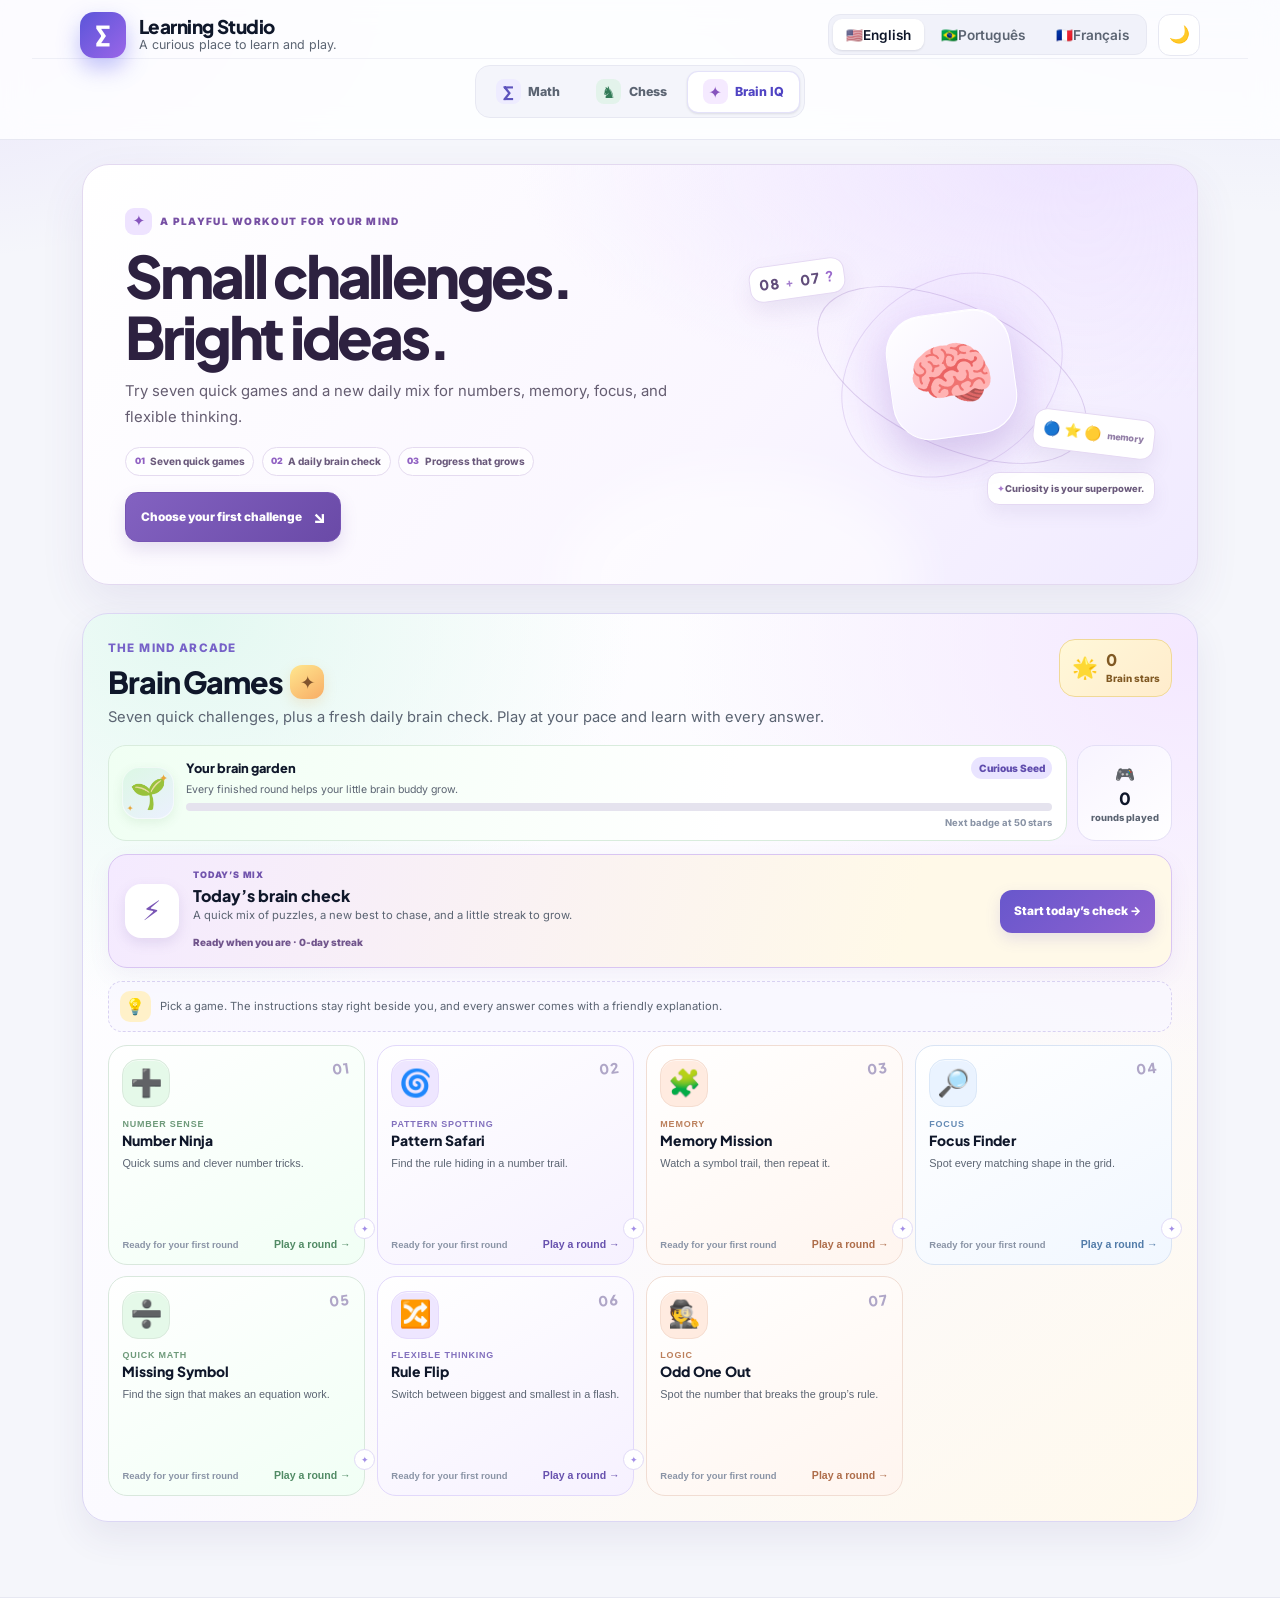
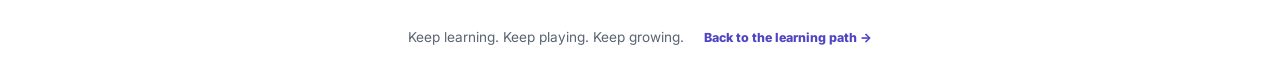
<file: brain.html>
<!DOCTYPE html>
<html lang="en">
<head>
  <meta charset="UTF-8" />
  <meta name="viewport" content="width=device-width, initial-scale=1.0" />
  <meta name="description" content="Play short brain-training games for number sense, patterns, memory, and focus. Friendly explanations with optional audio." />
  <meta name="theme-color" content="#4f46e5" />
  <title>Brain IQ Games — Learning Studio</title>
  <link rel="icon" href="data:image/svg+xml,<svg xmlns='http://www.w3.org/2000/svg' viewBox='0 0 100 100'><text y='.9em' font-size='90'>🧠</text></svg>" />
  <link rel="preconnect" href="https://fonts.googleapis.com" />
  <link rel="preconnect" href="https://fonts.gstatic.com" crossorigin />
  <link href="https://fonts.googleapis.com/css2?family=Inter:wght@400;500;600;700&family=Plus+Jakarta+Sans:wght@600;700;800&display=swap" rel="stylesheet" />
  <link rel="stylesheet" href="styles.css" />
</head>
<body data-page="brain">
  <header class="app-header suite-header">
    <div class="header-inner">
      <a class="brand brand-link" href="index.html" aria-label="Learning Studio home">
        <span class="logo" aria-hidden="true">∑</span>
        <span class="brand-text"><strong data-shell-copy="brandName">Learning Studio</strong><span class="tagline" data-shell-copy="tagline">A curious place to learn and play.</span></span>
      </a>
      <div class="header-actions">
        <div class="lang-switcher" role="group" aria-label="Language" data-shell-copy-aria="languageLabel">
          <button class="lang-btn" data-lang="en" type="button" aria-label="English"><span aria-hidden="true">🇺🇸</span><span class="lang-name">English</span></button>
          <button class="lang-btn" data-lang="pt" type="button" aria-label="Português"><span aria-hidden="true">🇧🇷</span><span class="lang-name">Português</span></button>
          <button class="lang-btn" data-lang="fr" type="button" aria-label="Français"><span aria-hidden="true">🇫🇷</span><span class="lang-name">Français</span></button>
        </div>
        <button class="theme-toggle" id="themeToggle" type="button" aria-label="Toggle dark mode" title="Toggle dark mode" data-shell-copy-aria="toggleTheme" data-shell-copy-title="toggleTheme"><span class="theme-icon-moon">🌙</span><span class="theme-icon-sun">☀️</span></button>
      </div>
    </div>
    <nav class="learning-nav" aria-label="Learning areas" data-shell-copy-aria="learningAreasLabel">
      <div class="learning-nav-inner">
        <a class="learning-nav-link" href="index.html"><span class="learning-nav-icon" aria-hidden="true">∑</span><span data-shell-copy="navMath">Math</span></a>
        <a class="learning-nav-link" href="chess.html"><span class="learning-nav-icon chess" aria-hidden="true">♞</span><span data-shell-copy="navChess">Chess</span></a>
        <a class="learning-nav-link is-active" href="brain.html" aria-current="page"><span class="learning-nav-icon brain" aria-hidden="true">✦</span><span data-shell-copy="navBrain">Brain IQ</span></a>
      </div>
    </nav>
  </header>

  <main class="container experience-page brain-experience-page">
    <section class="experience-hero brain-experience-hero" aria-labelledby="pageTitle">
      <div class="experience-hero-copy">
        <p class="experience-kicker"><span>✦</span><span data-shell-copy="brainKicker">A PLAYFUL WORKOUT FOR YOUR MIND</span></p>
        <h1 id="pageTitle" data-shell-copy="brainHeroTitle">Small challenges. Bright ideas.</h1>
        <p class="experience-subtitle" data-shell-copy="brainHeroSubtitle">Try seven quick games and a new daily mix for numbers, memory, focus, and flexible thinking.</p>
        <div class="experience-highlights"><span><i>01</i><span data-shell-copy="brainHighlightOne">Seven quick games</span></span><span><i>02</i><span data-shell-copy="brainHighlightTwo">A daily brain check</span></span><span><i>03</i><span data-shell-copy="brainHighlightThree">Progress that grows</span></span></div>
        <a class="experience-cta" href="#brainGames"><span data-shell-copy="brainCta">Choose your first challenge</span><span aria-hidden="true">↘</span></a>
      </div>
      <div class="experience-art brain-experience-art" aria-hidden="true">
        <div class="brain-art-glow"></div>
        <div class="brain-art-orbit orbit-one"></div><div class="brain-art-orbit orbit-two"></div>
        <div class="brain-art-core">🧠</div>
        <div class="brain-art-card brain-card-number"><span>08</span><i>+</i><span>07</span><b>?</b></div>
        <div class="brain-art-card brain-card-memory"><span>🔵</span><span>⭐</span><span>🟡</span><i>memory</i></div>
        <div class="brain-art-note"><span>✦</span><span data-shell-copy="brainArtNote">Curiosity is your superpower.</span></div>
      </div>
    </section>

    <section class="brain-games-hub page-game-section" id="brainGames" aria-label="Brain IQ games">
      <div id="brainGamesApp" class="brain-games-app"></div>
    </section>
  </main>

  <footer class="app-footer suite-footer"><p data-shell-copy="footer">Keep learning. Keep playing. Keep growing.</p><a href="index.html" data-shell-copy="footerMathLink">Back to the learning path →</a></footer>
  <script src="site-shell.js"></script>
  <script src="brain-games.js"></script>
</body>
</html>
</file>
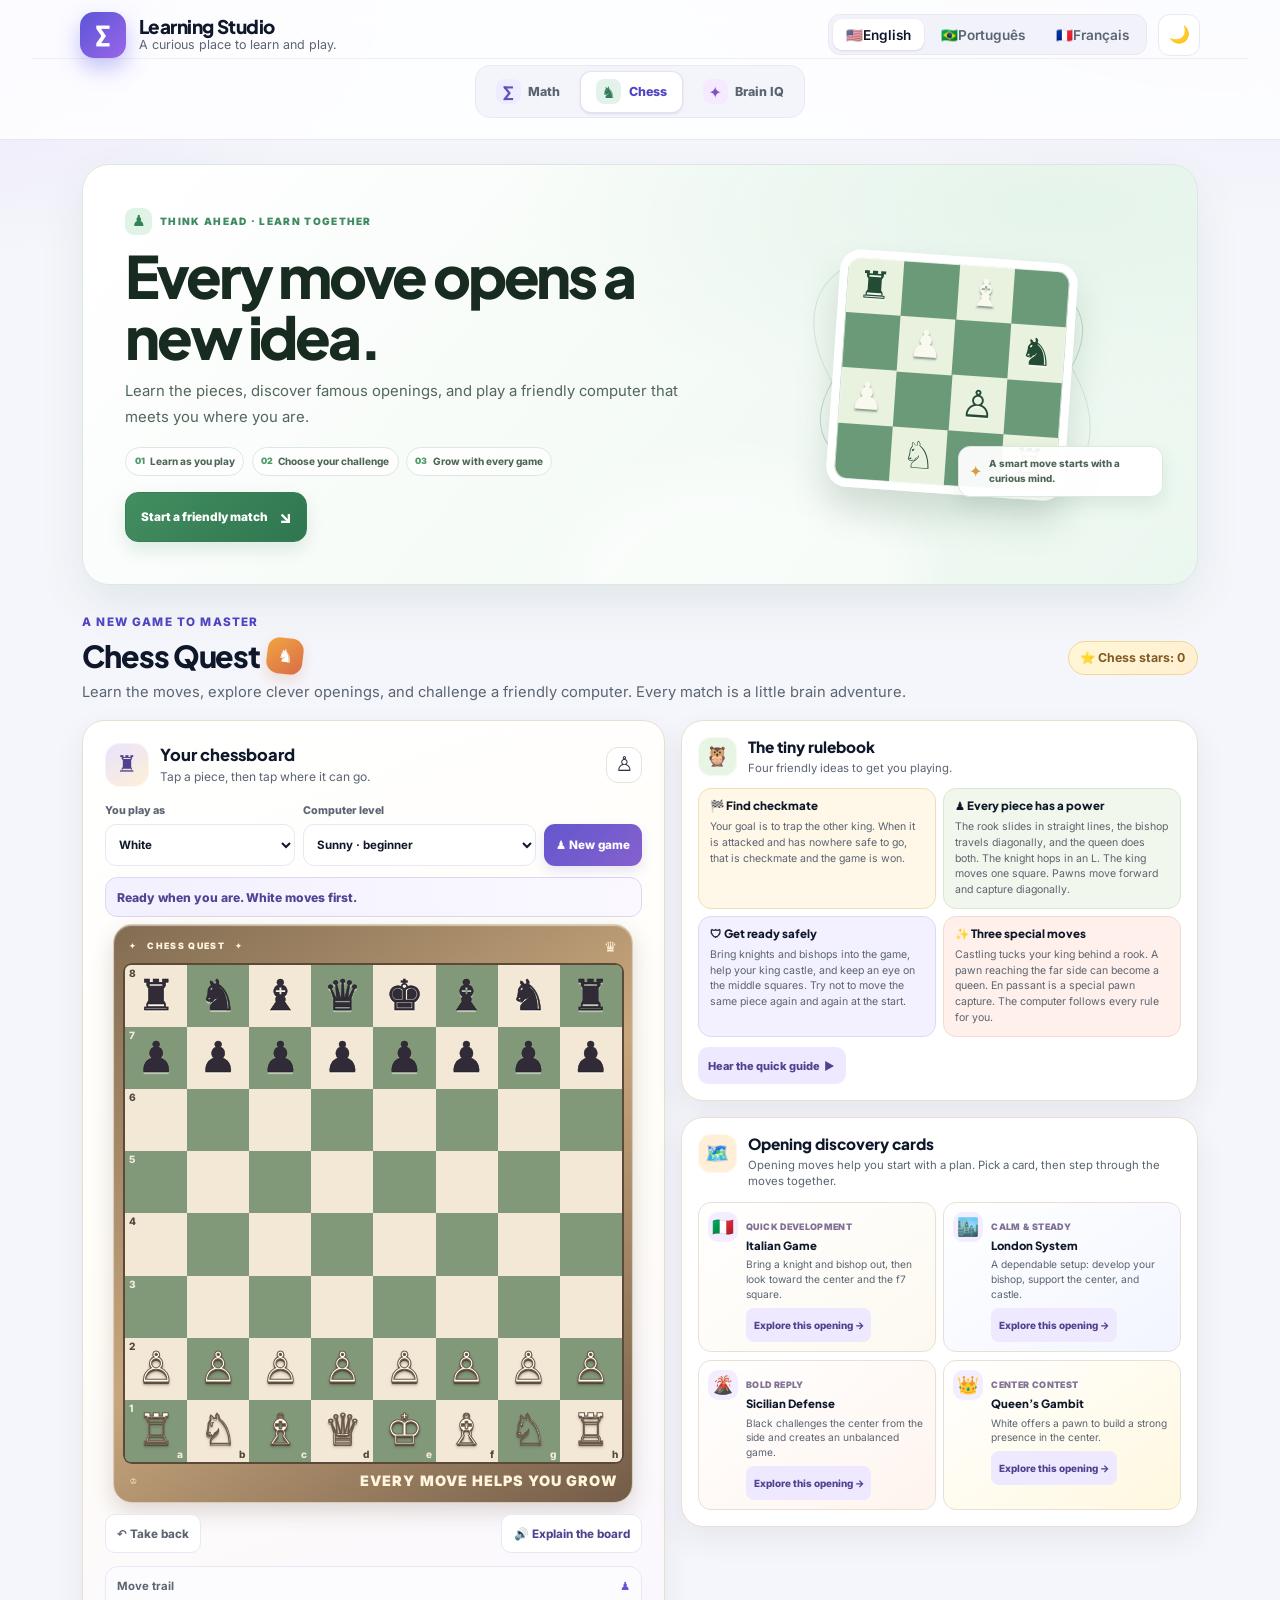
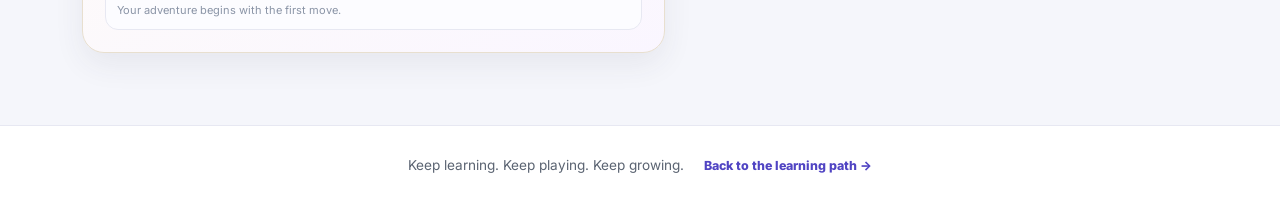
<file: chess.html>
<!DOCTYPE html>
<html lang="en">
<head>
  <meta charset="UTF-8" />
  <meta name="viewport" content="width=device-width, initial-scale=1.0" />
  <meta name="description" content="Learn chess with simple guides, opening ideas, and friendly computer games for every level." />
  <meta name="theme-color" content="#4f46e5" />
  <title>Chess Quest — Learning Studio</title>
  <link rel="icon" href="data:image/svg+xml,<svg xmlns='http://www.w3.org/2000/svg' viewBox='0 0 100 100'><text y='.9em' font-size='90'>♞</text></svg>" />
  <link rel="preconnect" href="https://fonts.googleapis.com" />
  <link rel="preconnect" href="https://fonts.gstatic.com" crossorigin />
  <link href="https://fonts.googleapis.com/css2?family=Inter:wght@400;500;600;700&family=Plus+Jakarta+Sans:wght@600;700;800&display=swap" rel="stylesheet" />
  <link rel="stylesheet" href="styles.css" />
</head>
<body data-page="chess">
  <header class="app-header suite-header">
    <div class="header-inner">
      <a class="brand brand-link" href="index.html" aria-label="Learning Studio home">
        <span class="logo" aria-hidden="true">∑</span>
        <span class="brand-text"><strong data-shell-copy="brandName">Learning Studio</strong><span class="tagline" data-shell-copy="tagline">A curious place to learn and play.</span></span>
      </a>
      <div class="header-actions">
        <div class="lang-switcher" role="group" aria-label="Language" data-shell-copy-aria="languageLabel">
          <button class="lang-btn" data-lang="en" type="button" aria-label="English"><span aria-hidden="true">🇺🇸</span><span class="lang-name">English</span></button>
          <button class="lang-btn" data-lang="pt" type="button" aria-label="Português"><span aria-hidden="true">🇧🇷</span><span class="lang-name">Português</span></button>
          <button class="lang-btn" data-lang="fr" type="button" aria-label="Français"><span aria-hidden="true">🇫🇷</span><span class="lang-name">Français</span></button>
        </div>
        <button class="theme-toggle" id="themeToggle" type="button" aria-label="Toggle dark mode" title="Toggle dark mode" data-shell-copy-aria="toggleTheme" data-shell-copy-title="toggleTheme"><span class="theme-icon-moon">🌙</span><span class="theme-icon-sun">☀️</span></button>
      </div>
    </div>
    <nav class="learning-nav" aria-label="Learning areas" data-shell-copy-aria="learningAreasLabel">
      <div class="learning-nav-inner">
        <a class="learning-nav-link" href="index.html"><span class="learning-nav-icon" aria-hidden="true">∑</span><span data-shell-copy="navMath">Math</span></a>
        <a class="learning-nav-link is-active" href="chess.html" aria-current="page"><span class="learning-nav-icon chess" aria-hidden="true">♞</span><span data-shell-copy="navChess">Chess</span></a>
        <a class="learning-nav-link" href="brain.html"><span class="learning-nav-icon brain" aria-hidden="true">✦</span><span data-shell-copy="navBrain">Brain IQ</span></a>
      </div>
    </nav>
  </header>

  <main class="container experience-page">
    <section class="experience-hero chess-experience-hero" aria-labelledby="pageTitle">
      <div class="experience-hero-copy">
        <p class="experience-kicker"><span>♟</span><span data-shell-copy="chessKicker">THINK AHEAD · LEARN TOGETHER</span></p>
        <h1 id="pageTitle" data-shell-copy="chessHeroTitle">Every move opens a new idea.</h1>
        <p class="experience-subtitle" data-shell-copy="chessHeroSubtitle">Learn the pieces, discover famous openings, and play a friendly computer that meets you where you are.</p>
        <div class="experience-highlights"><span><i>01</i><span data-shell-copy="chessHighlightOne">Learn as you play</span></span><span><i>02</i><span data-shell-copy="chessHighlightTwo">Choose your challenge</span></span><span><i>03</i><span data-shell-copy="chessHighlightThree">Grow with every game</span></span></div>
        <a class="experience-cta" href="#chessHub"><span data-shell-copy="chessCta">Start a friendly match</span><span aria-hidden="true">↘</span></a>
      </div>
      <div class="experience-art chess-experience-art" aria-hidden="true">
        <div class="chess-art-orbit orbit-one"></div><div class="chess-art-orbit orbit-two"></div>
        <div class="chess-art-board"><span>♜</span><span></span><span>♝</span><span></span><span></span><span>♟</span><span></span><span>♞</span><span>♟</span><span></span><span>♙</span><span></span><span></span><span>♘</span><span></span><span>♖</span></div>
        <div class="chess-art-note"><span>✦</span><span data-shell-copy="chessArtNote">A smart move starts with a curious mind.</span></div>
      </div>
    </section>

    <section class="chess-hub page-game-section" id="chessHub" aria-label="Chess learning and play">
      <div id="chessApp" class="chess-app"></div>
    </section>
  </main>

  <footer class="app-footer suite-footer"><p data-shell-copy="footer">Keep learning. Keep playing. Keep growing.</p><a href="index.html" data-shell-copy="footerMathLink">Back to the learning path →</a></footer>
  <script src="site-shell.js"></script>
  <script type="module" src="chess-game.js"></script>
</body>
</html>
</file>
<file: styles.css>
/* ============================================================
   Mathematics Mastery — Design System & Layout
   ============================================================ */

:root {
  color-scheme: light;

  /* Core palette (light) */
  --bg: #eef1f9;
  --bg-soft: #f6f8fd;
  --surface: #ffffff;
  --surface-2: #f3f5fb;
  --primary: #6366f1;
  --primary-strong: #4f46e5;
  --primary-soft: #eef0ff;
  --primary-dark: #312e81;
  --accent: #8b5cf6;
  --text: #0f172a;
  --text-muted: #5b6472;
  --text-faint: #8a94a6;
  --border: #e4e8f2;
  --ring: rgba(99, 102, 241, 0.28);
  --success: #059669;
  --success-soft: #ecfdf5;
  --warning: #b45309;
  --warning-soft: #fffbeb;
  --danger: #be123c;
  --danger-soft: #fff1f2;
  --header-bg: rgba(255, 255, 255, 0.82);

  --shadow-sm: 0 1px 2px rgba(15, 23, 42, 0.05), 0 1px 3px rgba(15, 23, 42, 0.06);
  --shadow: 0 4px 14px rgba(15, 23, 42, 0.07), 0 1px 3px rgba(15, 23, 42, 0.06);
  --shadow-lg: 0 20px 45px rgba(15, 23, 42, 0.14), 0 6px 14px rgba(15, 23, 42, 0.08);

  --radius-sm: 8px;
  --radius: 14px;
  --radius-lg: 22px;
  --transition: 0.2s cubic-bezier(0.4, 0, 0.2, 1);
  --grad-primary: linear-gradient(135deg, #6366f1 0%, #8b5cf6 100%);

  --font-display: 'Plus Jakarta Sans', 'Inter', system-ui, sans-serif;
  --font-body: 'Inter', system-ui, -apple-system, 'Segoe UI', Roboto, sans-serif;
}

[data-theme="dark"] {
  color-scheme: dark;
  --bg: #0b1020;
  --bg-soft: #0e1428;
  --surface: #131a2e;
  --surface-2: #1a2238;
  --primary: #818cf8;
  --primary-strong: #6366f1;
  --primary-soft: rgba(99, 102, 241, 0.16);
  --primary-dark: #c7d2fe;
  --accent: #a78bfa;
  --text: #e6e9f2;
  --text-muted: #a5b0c6;
  --text-faint: #78839a;
  --border: #25304a;
  --ring: rgba(129, 140, 248, 0.35);
  --success: #34d399;
  --success-soft: rgba(16, 185, 129, 0.14);
  --warning: #fbbf24;
  --warning-soft: rgba(245, 158, 11, 0.14);
  --danger: #fb7185;
  --danger-soft: rgba(244, 63, 94, 0.14);
  --header-bg: rgba(19, 26, 46, 0.82);
}

*, *::before, *::after { box-sizing: border-box; }

html { scroll-behavior: smooth; -webkit-text-size-adjust: 100%; }

body {
  margin: 0;
  font-family: var(--font-body);
  background: var(--bg);
  color: var(--text);
  line-height: 1.6;
  min-height: 100vh;
  display: flex;
  flex-direction: column;
  background-image:
    radial-gradient(1100px 540px at 100% -12%, rgba(99, 102, 241, 0.12), transparent 60%),
    radial-gradient(900px 480px at -8% 0%, rgba(139, 92, 246, 0.12), transparent 55%);
  background-attachment: fixed;
}

img, svg, video, canvas { max-width: 100%; display: block; }

::selection { background: rgba(99, 102, 241, 0.25); }

:focus-visible { outline: 3px solid var(--ring); outline-offset: 2px; border-radius: 6px; }

/* ---------- Header ---------- */
.app-header {
  position: sticky;
  top: 0;
  z-index: 100;
  background: var(--header-bg);
  backdrop-filter: blur(14px) saturate(160%);
  -webkit-backdrop-filter: blur(14px) saturate(160%);
  border-bottom: 1px solid var(--border);
  padding: 0.85rem 2rem;
}

.header-inner {
  max-width: 1120px;
  margin: 0 auto;
  display: flex;
  align-items: center;
  justify-content: space-between;
  gap: 1rem;
  flex-wrap: wrap;
}

.brand { display: flex; align-items: center; gap: 0.8rem; }

.logo {
  width: 46px;
  height: 46px;
  border-radius: 14px;
  background: var(--grad-primary);
  color: #fff;
  display: grid;
  place-items: center;
  font-size: 1.45rem;
  box-shadow: 0 10px 22px rgba(99, 102, 241, 0.4);
}

.brand-text { display: flex; flex-direction: column; line-height: 1.15; }
.brand-text h1 {
  font-family: var(--font-display);
  font-size: 1.25rem;
  font-weight: 800;
  margin: 0;
  letter-spacing: -0.01em;
}
.brand-text .tagline { font-size: 0.78rem; color: var(--text-muted); }

.header-actions { display: flex; align-items: center; gap: 0.7rem; flex-wrap: wrap; }

/* Language switcher */
.lang-switcher {
  display: flex;
  gap: 0.3rem;
  padding: 0.28rem;
  background: var(--surface-2);
  border: 1px solid var(--border);
  border-radius: 12px;
}

.lang-btn {
  border: none;
  background: transparent;
  padding: 0.45rem 0.8rem;
  border-radius: 9px;
  font-size: 0.85rem;
  font-weight: 600;
  font-family: var(--font-body);
  color: var(--text-muted);
  cursor: pointer;
  transition: var(--transition);
  white-space: nowrap;
}
.lang-btn:hover { color: var(--text); }
.lang-btn.active {
  background: var(--surface);
  color: var(--text);
  box-shadow: var(--shadow-sm);
}

/* Theme toggle */
.theme-toggle {
  width: 42px;
  height: 42px;
  border-radius: 12px;
  border: 1px solid var(--border);
  background: var(--surface);
  color: var(--text);
  cursor: pointer;
  display: grid;
  place-items: center;
  font-size: 1.05rem;
  transition: var(--transition);
}
.theme-toggle:hover { border-color: var(--primary); transform: translateY(-1px); }
.theme-icon-sun { display: none; }
[data-theme="dark"] .theme-icon-moon { display: none; }
[data-theme="dark"] .theme-icon-sun { display: inline; }

/* Level filter nav */
.level-nav {
  padding: 0.7rem 1rem;
  background: var(--surface);
  border-bottom: 1px solid var(--border);
}
.level-nav-inner {
  max-width: 1120px;
  margin: 0 auto;
  display: flex;
  gap: 0.5rem;
  flex-wrap: wrap;
  justify-content: center;
}
.level-btn {
  padding: 0.5rem 1.15rem;
  border: 1px solid var(--border);
  background: var(--surface);
  border-radius: 999px;
  cursor: pointer;
  font-size: 0.88rem;
  font-weight: 600;
  font-family: var(--font-body);
  color: var(--text-muted);
  transition: var(--transition);
}
.level-btn:hover { border-color: var(--primary); color: var(--text); }
.level-btn.active {
  background: var(--grad-primary);
  border-color: transparent;
  color: #fff;
  box-shadow: 0 8px 18px rgba(99, 102, 241, 0.35);
}

/* ---------- Layout container ---------- */
.container {
  width: 100%;
  max-width: 1120px;
  margin: 0 auto;
  padding: 2rem;
  flex: 1;
}

/* ---------- Hero ---------- */
.hero {
  position: relative;
  overflow: hidden;
  padding: 2.4rem 2.2rem;
  border-radius: var(--radius-lg);
  background: var(--grad-primary);
  color: #fff;
  margin-bottom: 2rem;
  box-shadow: var(--shadow-lg);
}
.hero-inner { position: relative; z-index: 1; max-width: 680px; }
.hero-kicker {
  margin: 0 0 0.5rem;
  font-size: 0.82rem;
  font-weight: 700;
  letter-spacing: 0.12em;
  text-transform: uppercase;
  opacity: 0.85;
}
.hero-title {
  font-family: var(--font-display);
  font-size: 2rem;
  font-weight: 800;
  line-height: 1.15;
  margin: 0 0 0.6rem;
  letter-spacing: -0.02em;
}
.hero-subtitle { margin: 0; font-size: 1rem; opacity: 0.92; }
.hero-symbol {
  position: absolute;
  font-size: 5rem;
  font-weight: 800;
  opacity: 0.16;
  user-select: none;
  pointer-events: none;
  animation: float 7s ease-in-out infinite;
}
.hero-symbol.s1 { top: 4%; right: 8%; }
.hero-symbol.s2 { bottom: 8%; right: 26%; animation-delay: 1.2s; font-size: 4rem; }
.hero-symbol.s3 { top: 12%; right: 34%; animation-delay: 2.1s; font-size: 3.2rem; }
.hero-symbol.s4 { bottom: 2%; right: 6%; animation-delay: 3s; }

@keyframes float {
  0%, 100% { transform: translateY(0) rotate(0deg); }
  50% { transform: translateY(-14px) rotate(6deg); }
}

/* ---------- Topic cards ---------- */
.section-label {
  font-family: var(--font-display);
  font-size: 1.15rem;
  font-weight: 700;
  margin: 0 0 1rem;
  display: flex;
  align-items: center;
  gap: 0.5rem;
}
.section-label .count {
  font-size: 0.78rem;
  font-weight: 700;
  color: var(--text-faint);
  background: var(--surface-2);
  border: 1px solid var(--border);
  padding: 0.1rem 0.55rem;
  border-radius: 999px;
}

.topic-list {
  display: grid;
  grid-template-columns: repeat(auto-fill, minmax(300px, 1fr));
  gap: 1.25rem;
}

.topic-card {
  background: var(--surface);
  border: 1px solid var(--border);
  border-radius: var(--radius);
  padding: 1.35rem;
  box-shadow: var(--shadow-sm);
  transition: var(--transition);
  cursor: pointer;
  text-align: left;
  display: flex;
  flex-direction: column;
  gap: 0.7rem;
  position: relative;
}
.topic-card:hover {
  border-color: var(--primary);
  box-shadow: var(--shadow-lg);
  transform: translateY(-4px);
}
.topic-card:active { transform: translateY(-2px); }

.card-top { display: flex; align-items: center; justify-content: space-between; gap: 0.75rem; }
.card-icon {
  width: 46px;
  height: 46px;
  border-radius: 13px;
  background: var(--primary-soft);
  display: grid;
  place-items: center;
  font-size: 1.45rem;
  flex-shrink: 0;
}
.card-level {
  font-size: 0.72rem;
  font-weight: 700;
  text-transform: uppercase;
  letter-spacing: 0.05em;
  padding: 0.28rem 0.7rem;
  border-radius: 999px;
}
.card-level.beginner { background: var(--success-soft); color: var(--success); }
.card-level.intermediate { background: var(--warning-soft); color: var(--warning); }
.card-level.advanced { background: var(--danger-soft); color: var(--danger); }

.topic-card h3 {
  font-family: var(--font-display);
  font-size: 1.15rem;
  font-weight: 700;
  margin: 0;
  line-height: 1.3;
  letter-spacing: -0.01em;
}
.card-desc { font-size: 0.9rem; color: var(--text-muted); margin: 0; }
.card-footer {
  margin-top: auto;
  padding-top: 0.7rem;
  border-top: 1px dashed var(--border);
  font-size: 0.78rem;
  color: var(--text-faint);
  display: flex;
  align-items: center;
  gap: 0.35rem;
}

/* ---------- Empty state ---------- */
.empty-state {
  text-align: center;
  padding: 4.5rem 2rem;
  color: var(--text-muted);
  display: grid;
  place-items: center;
  gap: 0.5rem;
}
.empty-state .empty-icon { font-size: 3.2rem; }
.empty-state p { margin: 0; }

/* ---------- Topic detail ---------- */
.topic-detail {
  background: var(--surface);
  border-radius: var(--radius-lg);
  border: 1px solid var(--border);
  box-shadow: var(--shadow);
  overflow: hidden;
}

.breadcrumb {
  padding: 1rem 1.5rem;
  border-bottom: 1px solid var(--border);
  display: flex;
  align-items: center;
  justify-content: space-between;
}
.back-btn {
  padding: 0.5rem 1rem;
  border: 1px solid var(--border);
  background: var(--surface);
  border-radius: 10px;
  cursor: pointer;
  font-size: 0.9rem;
  font-weight: 600;
  font-family: var(--font-body);
  color: var(--text);
  transition: var(--transition);
  display: inline-flex;
  align-items: center;
  gap: 0.4rem;
}
.back-btn:hover { border-color: var(--primary); color: var(--primary); transform: translateX(-2px); }

.topic-head {
  padding: 1.75rem 1.5rem;
  border-bottom: 1px solid var(--border);
  background: linear-gradient(180deg, var(--surface-2), transparent);
}
.topic-title {
  font-family: var(--font-display);
  font-size: 1.9rem;
  font-weight: 800;
  margin: 0 0 0.75rem;
  line-height: 1.2;
  letter-spacing: -0.02em;
}
.topic-meta { display: flex; gap: 0.5rem; flex-wrap: wrap; margin-bottom: 1rem; }
.badge {
  padding: 0.32rem 0.85rem;
  border-radius: 999px;
  font-size: 0.8rem;
  font-weight: 700;
}
.badge.beginner { background: var(--success-soft); color: var(--success); }
.badge.intermediate { background: var(--warning-soft); color: var(--warning); }
.badge.advanced { background: var(--danger-soft); color: var(--danger); }
.badge.lang { background: var(--primary-soft); color: var(--primary-strong); }

.topic-desc { margin: 0; font-size: 1.02rem; color: var(--text-muted); }

/* Diagram figure & inline SVG images */
.figure { margin: 1.25rem 0 0; }
.figure-img {
  display: flex;
  justify-content: center;
  align-items: center;
  padding: 1.4rem;
  background: var(--surface-2);
  border: 1px solid var(--border);
  border-radius: var(--radius);
}
.figure-img svg { width: 100%; height: auto; max-width: 480px; }
.figcaption {
  text-align: center;
  font-size: 0.8rem;
  color: var(--text-faint);
  margin-top: 0.6rem;
}

/* Adaptive colors for inline SVG diagrams */
.figure svg text { font-family: var(--font-body); font-size: 14px; }
.figure svg .fill-primary { fill: var(--primary); }
.figure svg .fill-accent { fill: var(--accent); }
.figure svg .fill-success { fill: var(--success); }
.figure svg .fill-soft { fill: var(--primary-soft); }
.figure svg .fill-surface { fill: var(--surface); }
.figure svg .fill-text { fill: var(--text); }
.figure svg .fill-muted { fill: var(--text-muted); }
.figure svg .stroke-primary { stroke: var(--primary); }
.figure svg .stroke-accent { stroke: var(--accent); }
.figure svg .stroke-muted { stroke: var(--text-faint); }
.figure svg .axis { stroke: var(--text-faint); }

/* Video lesson */
.video-section { margin-top: 1.25rem; }
.video-title { font-family: var(--font-display); font-size: 1.05rem; font-weight: 700; margin: 0 0 0.75rem; }
.topic-video {
  width: 100%;
  aspect-ratio: 16 / 9;
  border-radius: var(--radius);
  border: 1px solid var(--border);
  background: #000;
  display: block;
}

/* Steps */
.steps-section { padding: 1.5rem; }
.steps-section h3 {
  font-family: var(--font-display);
  font-size: 1.2rem;
  font-weight: 700;
  margin: 0 0 1rem;
}
.steps-grid {
  display: grid;
  grid-template-columns: repeat(auto-fill, minmax(340px, 1fr));
  gap: 1.25rem;
}
.step-card {
  background: var(--bg-soft);
  border: 1px solid var(--border);
  border-radius: var(--radius);
  padding: 1.35rem;
  transition: var(--transition);
  overflow: hidden;
}
.step-card:hover { border-color: var(--primary); box-shadow: var(--shadow); }
.step-header { display: flex; align-items: center; gap: 0.8rem; margin-bottom: 0.9rem; }
.step-num {
  width: 36px;
  height: 36px;
  border-radius: 11px;
  background: var(--grad-primary);
  color: #fff;
  font-weight: 800;
  font-size: 0.95rem;
  display: grid;
  place-items: center;
  box-shadow: 0 6px 14px rgba(99, 102, 241, 0.35);
  flex-shrink: 0;
}
.step-card h4 { font-family: var(--font-display); font-size: 1.05rem; font-weight: 700; margin: 0; }
.step-body { font-size: 0.95rem; display: grid; gap: 0.85rem; }
.step-body > p { margin: 0; color: var(--text-muted); }

.formula-box {
  background: var(--primary-soft);
  border: 1px solid rgba(99, 102, 241, 0.22);
  border-left: 4px solid var(--primary);
  padding: 0.9rem 1.1rem;
  border-radius: 0 10px 10px 0;
  overflow-x: auto;
  font-size: 1.05rem;
}
.formula-box .katex-display { margin: 0; padding: 0.2rem 0; }

.example-box {
  border: 1px solid rgba(16, 185, 129, 0.32);
  border-radius: var(--radius);
  padding: 1rem 1.2rem;
  background: var(--success-soft);
}
.example-title { font-weight: 700; color: var(--success); margin-bottom: 0.55rem; font-size: 0.95rem; }
.example-body { font-size: 0.92rem; }
.example-body p { margin: 0.28rem 0; }
.final-answer {
  margin-top: 0.55rem;
  padding: 0.5rem 0.85rem;
  border-radius: 9px;
  background: var(--surface);
  border: 1px solid var(--border);
  font-weight: 700;
  color: var(--primary-dark);
}

/* ---------- Footer ---------- */
.app-footer {
  text-align: center;
  padding: 1.8rem 2rem;
  color: var(--text-muted);
  font-size: 0.85rem;
  border-top: 1px solid var(--border);
  background: var(--surface);
}
.app-footer p { margin: 0; }

/* ---------- Utilities ---------- */
.hidden { display: none !important; }

/* ---------- Scrollbar ---------- */
::-webkit-scrollbar { width: 12px; height: 12px; }
::-webkit-scrollbar-track { background: transparent; }
::-webkit-scrollbar-thumb { background: var(--border); border-radius: 999px; border: 3px solid var(--bg); }
::-webkit-scrollbar-thumb:hover { background: var(--text-faint); }

/* ---------- Responsive ---------- */
@media (max-width: 760px) {
  .app-header { padding: 0.75rem 1rem; }
  .container { padding: 1.25rem 1rem; }
  .hero { padding: 1.8rem 1.4rem; }
  .hero-title { font-size: 1.55rem; }
  .topic-title { font-size: 1.5rem; }
  .steps-grid { grid-template-columns: 1fr; }
  .topic-list { grid-template-columns: 1fr; }
}

@media (max-width: 480px) {
  .lang-switcher { width: 100%; }
  .lang-btn { flex: 1; text-align: center; }
}

@media (prefers-reduced-motion: reduce) {
  *, *::before, *::after { animation-duration: 0.001ms !important; transition-duration: 0.001ms !important; }
  html { scroll-behavior: auto; }
}

/* ---------- Action buttons ---------- */
.topic-actions { display: flex; gap: 0.6rem; flex-wrap: wrap; margin-top: 1.25rem; }
.primary-btn {
  display: inline-flex;
  align-items: center;
  justify-content: center;
  gap: 0.4rem;
  padding: 0.6rem 1.2rem;
  border: none;
  border-radius: 12px;
  background: var(--grad-primary);
  color: #fff;
  font-size: 0.92rem;
  font-weight: 700;
  font-family: var(--font-body);
  cursor: pointer;
  transition: var(--transition);
  box-shadow: 0 8px 18px rgba(99, 102, 241, 0.35);
}
.primary-btn:hover { transform: translateY(-2px); box-shadow: 0 12px 24px rgba(99, 102, 241, 0.45); }
.primary-btn.outline {
  background: var(--surface);
  color: var(--primary-strong);
  border: 1.5px solid var(--primary);
  box-shadow: none;
}
.primary-btn.outline:hover { background: var(--primary-soft); transform: translateY(-2px); }

/* ---------- Quiz ---------- */
.quiz-section { padding: 1.5rem; border-top: 1px solid var(--border); }
.quiz-section h3 { font-family: var(--font-display); font-size: 1.2rem; font-weight: 700; margin: 0 0 0.75rem; }
.quiz-score {
  display: inline-block;
  padding: 0.35rem 0.9rem;
  border-radius: 999px;
  background: var(--primary-soft);
  color: var(--primary-strong);
  font-weight: 700;
  font-size: 0.9rem;
  margin-bottom: 1.25rem;
}
.quiz-question { margin-bottom: 1.5rem; }
.quiz-q-text { font-weight: 600; margin: 0 0 0.7rem; }
.quiz-options { display: grid; gap: 0.5rem; }
.quiz-option {
  text-align: left;
  padding: 0.7rem 1rem;
  border: 1.5px solid var(--border);
  border-radius: 10px;
  background: var(--surface);
  color: var(--text);
  font-family: var(--font-body);
  font-size: 0.95rem;
  cursor: pointer;
  transition: var(--transition);
}
.quiz-option:hover:not(:disabled) { border-color: var(--primary); background: var(--primary-soft); }
.quiz-option:disabled { cursor: default; opacity: 0.92; }
.quiz-option.correct { border-color: var(--success); background: var(--success-soft); color: var(--success); font-weight: 700; animation: answer-pop 0.38s cubic-bezier(.2, 1.5, .4, 1); }
.quiz-option.wrong { border-color: var(--danger); background: var(--danger-soft); color: var(--danger); animation: answer-wiggle 0.32s ease-in-out; }
@keyframes answer-pop { 50% { transform: scale(1.025); } }
@keyframes answer-wiggle { 25% { transform: translateX(-4px); } 75% { transform: translateX(4px); } }
.quiz-feedback { margin: 0.6rem 0 0; font-size: 0.9rem; }
.quiz-feedback.ok { color: var(--success); }
.quiz-feedback.bad { color: var(--danger); }
.quiz-empty { color: var(--text-muted); }

/* ---------- Card progress badges ---------- */
.card-progress { display: flex; gap: 0.4rem; flex-wrap: wrap; }
.mini-badge {
  font-size: 0.72rem;
  font-weight: 700;
  padding: 0.18rem 0.6rem;
  border-radius: 999px;
}
.mini-badge.done { background: var(--success-soft); color: var(--success); }
.mini-badge.score { background: var(--primary-soft); color: var(--primary-strong); }

/* ---------- Lesson player (video-style) ---------- */
body.no-scroll { overflow: hidden; }
.lesson-player {
  position: fixed;
  inset: 0;
  z-index: 200;
  display: flex;
  align-items: center;
  justify-content: center;
  padding: 1rem;
}
.lesson-backdrop {
  position: absolute;
  inset: 0;
  background: rgba(8, 11, 22, 0.72);
  backdrop-filter: blur(4px);
}
.lesson-modal {
  position: relative;
  width: min(760px, 100%);
  max-height: 92vh;
  display: flex;
  flex-direction: column;
  background: var(--surface);
  border: 1px solid var(--border);
  border-radius: var(--radius-lg);
  box-shadow: var(--shadow-lg);
  overflow: hidden;
}
.lesson-topbar {
  display: flex;
  align-items: center;
  justify-content: space-between;
  gap: 1rem;
  padding: 1rem 1.25rem;
  border-bottom: 1px solid var(--border);
}
.lesson-title { font-family: var(--font-display); font-weight: 700; font-size: 1.05rem; }
.lesson-close {
  border: none;
  background: var(--surface-2);
  color: var(--text);
  width: 36px;
  height: 36px;
  border-radius: 10px;
  cursor: pointer;
  font-size: 1rem;
  transition: var(--transition);
}
.lesson-close:hover { background: var(--danger-soft); color: var(--danger); }
.lesson-stage { padding: 1.5rem; overflow-y: auto; max-height: 60vh; }
.lesson-step-num {
  display: inline-grid;
  place-items: center;
  width: 34px;
  height: 34px;
  border-radius: 10px;
  background: var(--grad-primary);
  color: #fff;
  font-weight: 800;
  margin-bottom: 0.75rem;
}
.lesson-slide h3 { font-family: var(--font-display); font-size: 1.25rem; font-weight: 700; margin: 0 0 0.75rem; }
.lesson-body { color: var(--text-muted); margin: 0 0 0.85rem; }
.lesson-progress { height: 6px; background: var(--surface-2); }
.lesson-progress-fill { height: 100%; width: 0%; background: var(--grad-primary); transition: width 0.4s ease; }
.lesson-controls {
  display: flex;
  align-items: center;
  justify-content: center;
  gap: 0.6rem;
  padding: 1rem 1.25rem;
  border-top: 1px solid var(--border);
}
.lesson-btn {
  width: 46px;
  height: 46px;
  border-radius: 12px;
  border: 1px solid var(--border);
  background: var(--surface);
  color: var(--text);
  font-size: 1.05rem;
  cursor: pointer;
  transition: var(--transition);
}
.lesson-btn:hover { border-color: var(--primary); }
.lesson-btn.play {
  background: var(--grad-primary);
  border-color: transparent;
  color: #fff;
  width: 58px;
  height: 58px;
  font-size: 1.3rem;
  box-shadow: 0 8px 18px rgba(99, 102, 241, 0.4);
}
.lesson-counter { font-size: 0.9rem; font-weight: 700; color: var(--text-muted); margin-left: 0.5rem; }

@media (max-width: 640px) {
  .lesson-stage { max-height: 55vh; padding: 1.1rem; }
  .topic-actions { flex-direction: column; }
  .primary-btn { justify-content: center; }
}

/* ---------- Clearer discovery and video-first home ---------- */
:root {
  --bg: #f5f6fb;
  --bg-soft: #fafaff;
  --surface: #fff;
  --surface-2: #f1f2fa;
  --primary: #6255d8;
  --primary-strong: #5044c3;
  --primary-soft: #eeedff;
  --accent: #a46fe8;
  --border: #e7e8f2;
  --grad-primary: linear-gradient(135deg, #5b55d9 0%, #9a66e8 100%);
}

[data-theme="dark"] {
  --bg: #0d1020;
  --bg-soft: #11162a;
  --surface: #151a30;
  --surface-2: #1c2240;
  --primary: #9690ff;
  --primary-strong: #b8b3ff;
  --primary-soft: rgba(130, 122, 255, 0.17);
  --accent: #c08cff;
  --border: #2a3150;
  --grad-primary: linear-gradient(135deg, #645adf 0%, #8d5bd0 100%);
}

.app-header { padding-block: 0.72rem; }
.logo { font-family: var(--font-display); font-size: 1.55rem; font-weight: 800; }
.level-nav { padding-block: 0.6rem; background: color-mix(in srgb, var(--surface) 90%, transparent); }
.level-nav-inner { justify-content: flex-start; }
.level-btn { background: transparent; padding: 0.44rem 0.95rem; }
.level-btn.active { background: var(--primary-soft); border-color: var(--primary); color: var(--primary-strong); box-shadow: none; }

.container { max-width: 1180px; padding-top: 1.7rem; }
.hero {
  padding: clamp(2rem, 4vw, 3.5rem);
  min-height: 280px;
  display: flex;
  align-items: center;
  background:
    radial-gradient(circle at 84% 30%, rgba(202, 190, 255, 0.23), transparent 22%),
    linear-gradient(120deg, #151c48 0%, #3939a6 58%, #754ec0 100%);
  box-shadow: 0 24px 50px rgba(54, 48, 139, 0.22);
}
.hero-inner { max-width: 660px; }
.hero-kicker { letter-spacing: 0.08em; font-size: 0.76rem; }
.hero-title { max-width: 650px; font-size: clamp(2.2rem, 4.6vw, 3.55rem); letter-spacing: -0.05em; }
.hero-subtitle { max-width: 570px; font-size: 1.04rem; line-height: 1.7; color: rgba(255, 255, 255, 0.84); }
.hero-symbol { opacity: 0.11; }
.hero-actions { display: flex; align-items: center; flex-wrap: wrap; gap: 1.1rem; margin-top: 1.35rem; }
.hero-cta { background: #fff; color: #38308f; box-shadow: 0 10px 25px rgba(19, 16, 72, 0.2); text-decoration: none; }
.hero-cta:hover { background: #f5f3ff; box-shadow: 0 12px 28px rgba(19, 16, 72, 0.25); }
.hero-link { color: #fff; text-decoration: none; font-size: 0.93rem; font-weight: 700; }
.hero-link:hover { text-decoration: underline; text-underline-offset: 4px; }

.continue-card {
  display: flex;
  align-items: center;
  gap: 0.95rem;
  margin: -0.7rem 0 2rem;
  padding: 0.95rem 1.1rem;
  border: 1px solid var(--border);
  border-radius: var(--radius);
  background: var(--surface);
  box-shadow: var(--shadow-sm);
}
.continue-mark { width: 40px; height: 40px; display: grid; place-items: center; border-radius: 12px; color: var(--primary-strong); background: var(--primary-soft); font-size: 1.25rem; }
.continue-card p { margin: 0 0 0.12rem; color: var(--text-muted); font-size: 0.78rem; }
.continue-card strong { font-family: var(--font-display); font-size: 0.98rem; }
.continue-btn { margin-left: auto; border: 0; border-radius: 10px; padding: 0.65rem 0.9rem; background: var(--primary-soft); color: var(--primary-strong); font: 700 0.85rem var(--font-body); cursor: pointer; }
.continue-btn:hover { background: var(--primary); color: #fff; }

.video-library, .lesson-browser { margin: 2.4rem 0 3rem; }
.section-heading { display: flex; align-items: flex-end; justify-content: space-between; gap: 1rem; margin-bottom: 1.15rem; }
.section-eyebrow { color: var(--primary-strong); font-size: 0.73rem; font-weight: 800; letter-spacing: 0.1em; margin: 0 0 0.35rem; text-transform: uppercase; }
.section-title { display: flex; align-items: center; gap: 0.55rem; margin: 0; font: 800 clamp(1.45rem, 2.5vw, 1.9rem)/1.2 var(--font-display); letter-spacing: -0.035em; }
.section-description { color: var(--text-muted); font-size: 0.92rem; margin: 0.4rem 0 0; }
.section-pill { flex-shrink: 0; margin-bottom: 0.15rem; border: 1px solid var(--border); background: var(--surface); color: var(--text-muted); padding: 0.38rem 0.72rem; border-radius: 999px; font-size: 0.76rem; font-weight: 700; }
.video-list { display: grid; grid-template-columns: repeat(3, minmax(0, 1fr)); gap: 1rem; }
.video-card { min-width: 0; overflow: hidden; background: var(--surface); border: 1px solid var(--border); border-radius: 17px; box-shadow: var(--shadow-sm); transition: transform var(--transition), box-shadow var(--transition), border-color var(--transition); }
.video-card:hover { transform: translateY(-3px); border-color: color-mix(in srgb, var(--primary) 55%, var(--border)); box-shadow: var(--shadow); }
.video-frame { position: relative; aspect-ratio: 16 / 9; overflow: hidden; background: #151a31; isolation: isolate; }
.video-art { position: absolute; inset: 0; display: grid; place-items: center; overflow: hidden; color: #f5f2ff; background: radial-gradient(ellipse at 80% 25%, rgba(157, 122, 255, 0.38), transparent 33%), linear-gradient(140deg, #151b3b, #332f81 64%, #6854af); }
.video-art-grid { position: absolute; inset: 0; opacity: 0.23; background-image: linear-gradient(rgba(255,255,255,.15) 1px, transparent 1px), linear-gradient(90deg, rgba(255,255,255,.15) 1px, transparent 1px); background-size: 28px 28px; mask-image: linear-gradient(120deg, #000 0%, transparent 90%); }
.video-art-mark { position: absolute; left: 1rem; top: 0.7rem; z-index: 1; display: grid; place-items: center; width: 38px; height: 38px; border: 1px solid rgba(255,255,255,.24); border-radius: 11px; background: rgba(255,255,255,.11); font-size: 1.25rem; }
.video-art-equation { position: relative; z-index: 1; padding: 0.3rem 0.8rem; font: 700 clamp(1.05rem, 1.8vw, 1.5rem) var(--font-display); text-align: center; text-shadow: 0 3px 16px rgba(0,0,0,.28); }
.video-preview { position: absolute; z-index: 2; inset: 0; width: 100%; height: 100%; object-fit: cover; opacity: 0; transition: opacity 0.2s ease; }
.video-frame.is-playing .video-preview { opacity: 1; }
.video-preview-trigger { position: absolute; z-index: 3; left: 50%; top: 50%; transform: translate(-50%, -50%); display: flex; align-items: center; gap: 0.52rem; border: 1px solid rgba(255,255,255,.46); border-radius: 999px; background: rgba(20, 22, 55, .78); color: #fff; padding: 0.45rem 0.8rem 0.45rem 0.45rem; font: 700 0.75rem var(--font-body); white-space: nowrap; cursor: pointer; backdrop-filter: blur(8px); }
.video-preview-trigger:hover { background: #fff; color: #39308f; }
.video-frame.is-playing .video-preview-trigger { display: none; }
.video-play-mark { display: grid; place-items: center; width: 27px; height: 27px; border-radius: 50%; background: #fff; color: #3d368e; font-size: 0.7rem; padding-left: 2px; }
.video-card-content { padding: 0.95rem 1rem 1.05rem; }
.video-card-meta { display: flex; align-items: center; gap: 0.5rem; color: var(--text-faint); font-size: 0.72rem; font-weight: 700; }
.video-card-meta .card-level { letter-spacing: 0; text-transform: none; padding: 0.2rem 0.55rem; font-size: 0.68rem; }
.video-card h3 { margin: 0.55rem 0 0.32rem; font: 700 1rem/1.35 var(--font-display); }
.video-title-button { border: 0; padding: 0; background: none; color: var(--text); font: inherit; text-align: left; cursor: pointer; }
.video-title-button:hover { color: var(--primary-strong); }
.video-card-content > p { min-height: 2.6em; margin: 0; color: var(--text-muted); font-size: 0.81rem; line-height: 1.55; display: -webkit-box; -webkit-line-clamp: 2; -webkit-box-orient: vertical; overflow: hidden; }
.video-open-link { border: 0; padding: 0; margin-top: 0.75rem; color: var(--primary-strong); background: none; font: 700 0.81rem var(--font-body); cursor: pointer; }
.video-open-link:hover { text-decoration: underline; text-underline-offset: 3px; }
.video-more-btn { display: block; margin: 1rem auto 0; border: 1px solid var(--border); border-radius: 999px; padding: 0.64rem 1rem; background: var(--surface); color: var(--primary-strong); font: 700 0.84rem var(--font-body); cursor: pointer; }
.video-more-btn:hover { border-color: var(--primary); background: var(--primary-soft); }

.lesson-browser { padding-top: 0.35rem; }
.browse-heading { align-items: center; margin-bottom: 1.1rem; }
.section-title .count { font: 700 0.76rem var(--font-body); }
.search-box { display: flex; align-items: center; gap: 0.7rem; max-width: 680px; height: 52px; margin: 0 0 1.2rem; padding: 0 0.9rem; border: 1px solid var(--border); border-radius: 14px; background: var(--surface); color: var(--text-faint); box-shadow: var(--shadow-sm); }
.search-box:focus-within { border-color: var(--primary); box-shadow: 0 0 0 4px var(--ring); }
.search-box > span:first-child { font-size: 1.55rem; line-height: 1; }
.search-box input { width: 100%; min-width: 0; height: 100%; border: 0; outline: 0; background: transparent; color: var(--text); font: 0.91rem var(--font-body); }
.search-box input::placeholder { color: var(--text-faint); }
.search-shortcut { flex-shrink: 0; border: 1px solid var(--border); border-radius: 7px; padding: 0.15rem 0.42rem; color: var(--text-faint); font-size: 0.69rem; }
.topic-list { grid-template-columns: repeat(3, minmax(0, 1fr)); gap: 0.9rem; }
.topic-card { min-width: 0; min-height: 225px; padding: 1.05rem; border-radius: 16px; }
.topic-card:hover { transform: translateY(-2px); }
.topic-card h3 { font-size: 1.02rem; }
.card-icon { width: 40px; height: 40px; }
.card-desc { display: -webkit-box; -webkit-line-clamp: 3; -webkit-box-orient: vertical; overflow: hidden; font-size: 0.83rem; line-height: 1.55; }
.card-footer { padding-top: 0.6rem; font-size: 0.73rem; }
.empty-state { margin: 0; padding: 2.2rem 1rem; border: 1px dashed var(--border); border-radius: 16px; background: var(--surface); }
.clear-search-btn { border: 0; border-radius: 9px; padding: 0.5rem 0.75rem; background: var(--primary-soft); color: var(--primary-strong); font: 700 0.82rem var(--font-body); cursor: pointer; }

.topic-head { padding: clamp(1.2rem, 3vw, 2.2rem); }
.voice-explanation { position: relative; display: flex; align-items: center; justify-content: space-between; gap: 1rem; margin-top: 1.3rem; padding: 1rem; border: 1px solid color-mix(in srgb, var(--primary) 28%, var(--border)); border-radius: 15px; background: linear-gradient(110deg, var(--primary-soft), var(--surface)); }
.voice-copy { display: flex; align-items: flex-start; gap: 0.7rem; min-width: 0; }
.voice-icon { display: grid; place-items: center; flex: 0 0 36px; height: 36px; border-radius: 11px; background: var(--surface); font-size: 1rem; }
.voice-copy h3 { margin: 0 0 0.2rem; font: 700 0.9rem var(--font-display); }
.voice-copy p { margin: 0; color: var(--text-muted); font-size: 0.82rem; line-height: 1.55; }
.voice-actions { display: flex; flex-shrink: 0; gap: 0.45rem; }
.voice-btn, .voice-stop { border: 1px solid var(--border); border-radius: 10px; padding: 0.55rem 0.75rem; background: var(--surface); color: var(--primary-strong); font: 700 0.8rem var(--font-body); cursor: pointer; }
.voice-btn { border-color: transparent; background: var(--primary); color: #fff; }
.voice-btn:hover { filter: brightness(1.08); }
.voice-stop { color: var(--text-muted); }
.voice-stop:hover { border-color: var(--danger); color: var(--danger); }
.voice-status { position: absolute; left: 3.9rem; bottom: -1.15rem; margin: 0; color: var(--text-faint); font-size: 0.7rem; }
.topic-actions { margin-top: 1.6rem; }
.steps-section { padding: clamp(1.1rem, 3vw, 1.8rem); }
.step-card { border-radius: 16px; }

@media (max-width: 900px) {
  .video-list, .topic-list { grid-template-columns: repeat(2, minmax(0, 1fr)); }
}
@media (max-width: 640px) {
  .app-header { padding-inline: 0.85rem; }
  .header-inner { align-items: flex-start; }
  .brand-text h1 { font-size: 1.06rem; }
  .brand-text .tagline { font-size: 0.7rem; }
  .header-actions { justify-content: flex-end; gap: 0.45rem; }
  .lang-switcher { width: auto; padding: 0.2rem; }
  .lang-btn { padding: 0.42rem 0.5rem; font-size: 0.76rem; }
  .level-nav-inner { justify-content: flex-start; flex-wrap: nowrap; overflow-x: auto; padding: 0 0.1rem 0.2rem; }
  .level-btn { flex-shrink: 0; font-size: 0.78rem; }
  .container { padding: 1rem 0.9rem; }
  .hero { min-height: 0; padding: 1.75rem 1.3rem; border-radius: 19px; }
  .hero-title { font-size: clamp(2rem, 9vw, 2.65rem); }
  .hero-subtitle { font-size: 0.92rem; }
  .hero-symbol.s2, .hero-symbol.s3 { display: none; }
  .hero-actions { gap: 0.8rem; }
  .hero-cta { padding: 0.65rem 0.9rem; }
  .continue-card { margin-top: 0; gap: 0.65rem; padding: 0.75rem; }
  .continue-mark { width: 34px; height: 34px; }
  .continue-card strong { font-size: 0.82rem; }
  .continue-btn { padding: 0.55rem 0.62rem; font-size: 0.75rem; }
  .video-library, .lesson-browser { margin: 2rem 0 2.3rem; }
  .section-heading { align-items: flex-start; }
  .section-description { font-size: 0.83rem; }
  .section-pill { margin-top: 0.3rem; font-size: 0.68rem; }
  .video-list, .topic-list { grid-template-columns: 1fr; gap: 0.8rem; }
  .video-card { display: grid; grid-template-columns: 42% minmax(0, 1fr); align-items: stretch; }
  .video-frame { min-height: 100%; aspect-ratio: auto; }
  .video-card-content { padding: 0.7rem; }
  .video-card-meta { gap: 0.35rem; font-size: 0.65rem; }
  .video-card h3 { font-size: 0.88rem; margin-top: 0.4rem; }
  .video-card-content > p { min-height: 0; font-size: 0.73rem; -webkit-line-clamp: 2; }
  .video-open-link { margin-top: 0.55rem; font-size: 0.74rem; }
  .video-art-mark { left: 0.5rem; top: 0.5rem; width: 28px; height: 28px; font-size: 1rem; }
  .video-art-equation { padding: 0.25rem; font-size: 0.9rem; }
  .video-preview-trigger { gap: 0; padding: 0.32rem; }
  .video-preview-trigger > span:last-child { display: none; }
  .video-play-mark { width: 29px; height: 29px; }
  .search-box { height: 48px; }
  .search-shortcut { display: none; }
  .topic-card { min-height: 0; }
  .voice-explanation { align-items: flex-start; flex-direction: column; padding: 0.85rem; }
  .voice-actions { padding-left: 2.75rem; }
  .voice-status { position: static; margin: -0.55rem 0 0 2.75rem; }
  .topic-actions { flex-direction: row; }
  .topic-actions .primary-btn { flex: 1; padding-inline: 0.65rem; font-size: 0.82rem; }
}

@media (max-width: 380px) {
  .lang-btn { font-size: 0.68rem; padding-inline: 0.35rem; }
  .theme-toggle { width: 36px; height: 36px; }
  .video-card { grid-template-columns: 39% minmax(0, 1fr); }
  .topic-actions { flex-direction: column; }
}

/* ---------- Playful quest layer ---------- */
.quest-card {
  position: relative;
  display: grid;
  grid-template-columns: minmax(0, 1.12fr) minmax(290px, 0.88fr);
  align-items: center;
  gap: 1.2rem;
  overflow: hidden;
  margin: 1.15rem 0 2.35rem;
  padding: 1.2rem 1.35rem;
  border: 1px solid #e5dcff;
  border-radius: 20px;
  background: linear-gradient(115deg, #fff7dd 0%, #fffdf4 45%, #f1edff 100%);
  box-shadow: 0 8px 26px rgba(87, 67, 156, 0.09);
}
[data-theme="dark"] .quest-card { border-color: #3b3358; background: linear-gradient(115deg, #29223c 0%, #211f34 46%, #282343 100%); }
.quest-card::after { content: '✦  ·  ✧'; position: absolute; right: 28%; top: -0.45rem; color: rgba(151, 111, 225, 0.16); font-size: 4rem; letter-spacing: 0.2em; pointer-events: none; transform: rotate(-12deg); }
.quest-intro { position: relative; z-index: 1; display: flex; align-items: center; gap: 1rem; }
.quest-mascot { display: grid; place-items: center; flex: 0 0 88px; height: 88px; border: 1px solid rgba(255, 255, 255, 0.8); border-radius: 25px; background: linear-gradient(145deg, #fff, #f2eaff); box-shadow: 0 8px 18px rgba(69, 53, 141, 0.12); font-size: 3.3rem; animation: mascot-bob 3.2s ease-in-out infinite; }
@keyframes mascot-bob { 0%, 100% { transform: translateY(0) rotate(-2deg); } 50% { transform: translateY(-4px) rotate(2deg); } }
.quest-intro .section-eyebrow { color: #8261c1; margin-bottom: 0.2rem; }
.quest-intro h2 { margin: 0; color: #282447; font: 800 clamp(1.12rem, 2vw, 1.45rem)/1.25 var(--font-display); letter-spacing: -0.035em; }
[data-theme="dark"] .quest-intro h2 { color: var(--text); }
.quest-subtitle { margin: 0.35rem 0 0.75rem; color: #6e6980; font-size: 0.81rem; }
[data-theme="dark"] .quest-subtitle { color: var(--text-muted); }
.surprise-btn { border: 0; border-radius: 10px; padding: 0.57rem 0.82rem; background: #594bc5; color: #fff; box-shadow: 0 5px 13px rgba(75, 59, 174, 0.23); font: 700 0.8rem var(--font-body); cursor: pointer; transition: var(--transition); }
.surprise-btn:hover { transform: translateY(-2px) rotate(-1deg); background: #4337a8; box-shadow: 0 8px 16px rgba(75, 59, 174, 0.28); }
.quest-scoreboard { position: relative; z-index: 1; display: grid; grid-template-columns: 1fr 1fr; gap: 0.65rem; padding: 0.8rem; border: 1px solid rgba(255,255,255,.85); border-radius: 16px; background: rgba(255,255,255,.74); box-shadow: 0 5px 17px rgba(75, 59, 174, 0.07); backdrop-filter: blur(8px); }
[data-theme="dark"] .quest-scoreboard { border-color: rgba(255,255,255,.08); background: rgba(13,16,32,.48); }
.quest-stat { display: flex; align-items: center; gap: 0.55rem; min-width: 0; }
.quest-stat-icon { display: grid; place-items: center; flex: 0 0 36px; height: 36px; border-radius: 11px; background: #fff1bc; font-size: 1.15rem; }
.quest-stat:nth-child(2) .quest-stat-icon { background: #eee7ff; }
.quest-stat div { display: flex; flex-direction: column; line-height: 1.15; }
.quest-stat strong { color: var(--text); font: 800 1.1rem var(--font-display); }
.quest-stat div > span { margin-top: 0.12rem; color: var(--text-muted); font-size: 0.66rem; font-weight: 700; }
.quest-level { grid-column: 1 / -1; margin-top: 0.1rem; }
.quest-level-row { display: flex; justify-content: space-between; gap: 0.75rem; margin-bottom: 0.4rem; color: var(--text-muted); font-size: 0.69rem; font-weight: 700; }
.quest-level-row span:first-child { color: var(--primary-strong); }
.quest-meter { height: 9px; overflow: hidden; border-radius: 999px; background: #e9e5f4; }
.quest-meter > span { display: block; width: 0%; height: 100%; border-radius: inherit; background: linear-gradient(90deg, #ffbd48, #f38e57, #9363de); transition: width 0.45s ease; }
[data-theme="dark"] .quest-meter { background: #37324b; }
.daily-quest { grid-column: 1 / -1; display: grid; grid-template-columns: auto minmax(0, 1fr) auto; align-items: center; gap: 0.65rem; padding: 0.62rem 0.7rem; border: 1px dashed #d8c7ff; border-radius: 13px; background: rgba(246, 241, 255, 0.76); transition: background var(--transition), border-color var(--transition), transform var(--transition); }
[data-theme="dark"] .daily-quest { border-color: #554679; background: rgba(49, 40, 73, 0.6); }
.daily-quest-icon { display: grid; place-items: center; width: 35px; height: 35px; border-radius: 11px; background: #fff1c8; font-size: 1.15rem; }
.daily-quest-copy { display: grid; min-width: 0; line-height: 1.35; }
.daily-quest-copy strong { color: var(--text); font-size: 0.7rem; font-weight: 850; }
.daily-quest-copy span { margin-top: 0.12rem; color: var(--text-muted); font-size: 0.65rem; }
.daily-quest-btn { border: 1px solid #d7c9ff; border-radius: 999px; padding: 0.43rem 0.65rem; background: #fff; color: #5942b3; font: 800 0.65rem var(--font-body); cursor: pointer; transition: transform var(--transition), background var(--transition); white-space: nowrap; }
.daily-quest-btn:hover:not(:disabled) { transform: translateY(-2px) rotate(-1deg); background: #f1ebff; }
.daily-quest-btn:disabled { cursor: default; opacity: 0.78; }
[data-theme="dark"] .daily-quest-btn { border-color: #5c4c7d; background: #2b2441; color: #e1d5ff; }
.daily-quest.is-cleared { border-style: solid; border-color: #a7e3c5; background: rgba(236, 253, 245, 0.8); }
[data-theme="dark"] .daily-quest.is-cleared { border-color: #397659; background: rgba(24, 53, 43, 0.72); }
.daily-quest.is-cleared .daily-quest-icon { background: #d9f8e9; }
.points-pop { animation: points-pop 0.52s cubic-bezier(.2, 1.6, .4, 1); }
@keyframes points-pop { 45% { transform: scale(1.35) rotate(-5deg); color: #e08b19; } }
.quest-mascot.is-cheering { animation: mascot-cheer 0.72s cubic-bezier(.2, 1.5, .4, 1); }
@keyframes mascot-cheer { 25% { transform: translateY(-12px) rotate(-12deg) scale(1.16); } 55% { transform: translateY(2px) rotate(10deg) scale(.96); } 78% { transform: translateY(-5px) rotate(-5deg) scale(1.06); } }
.sparkle-burst { position: absolute; z-index: 4; inset: 0; overflow: hidden; pointer-events: none; }
.sparkle-burst span { position: absolute; top: 50%; left: 50%; font-size: 1.1rem; opacity: 0; animation: sparkle-flight 0.95s cubic-bezier(.1, .7, .3, 1) var(--delay) forwards; }
@keyframes sparkle-flight { 12% { opacity: 1; } 100% { opacity: 0; transform: translate(-50%, -50%) translate(var(--dx), var(--dy)) rotate(110deg) scale(.35); } }
.reward-toast { position: fixed; z-index: 300; right: 1.2rem; bottom: 1.2rem; max-width: min(92vw, 380px); padding: 0.8rem 1rem; border: 1px solid rgba(255,255,255,.18); border-radius: 14px; background: #282447; color: #fff; box-shadow: 0 16px 40px rgba(20, 17, 52, .3); font-weight: 800; animation: toast-pop 0.25s ease-out; }
.reward-toast::before { content: '✨'; margin-right: 0.5rem; }
@keyframes toast-pop { from { opacity: 0; transform: translateY(10px) scale(.97); } to { opacity: 1; transform: translateY(0) scale(1); } }
.card-reward { align-self: flex-start; margin-top: 0.05rem; border: 1px solid #f4e3ab; border-radius: 999px; padding: 0.16rem 0.5rem; background: #fff8df; color: #9a6910; font-size: 0.66rem; font-weight: 800; }
[data-theme="dark"] .card-reward { border-color: #534636; background: #3a3120; color: #f3cc6f; }
.topic-card:hover .card-icon { transform: rotate(-5deg) scale(1.05); transition: transform 0.2s ease; }

@media (max-width: 760px) {
  .quest-card { grid-template-columns: 1fr; gap: 0.9rem; padding: 1rem; }
  .quest-mascot { flex-basis: 68px; height: 68px; border-radius: 20px; font-size: 2.65rem; }
  .quest-card::after { right: 5%; top: -0.9rem; font-size: 3rem; }
}
@media (max-width: 420px) {
  .quest-intro { align-items: flex-start; gap: 0.7rem; }
  .quest-mascot { flex-basis: 54px; height: 54px; border-radius: 16px; font-size: 2rem; }
  .quest-intro h2 { font-size: 1.08rem; }
  .quest-subtitle { font-size: 0.75rem; }
  .quest-scoreboard { padding: 0.65rem; }
  .daily-quest { grid-template-columns: auto minmax(0, 1fr); }
  .daily-quest-btn { grid-column: 2; justify-self: start; }
}

/* ---------- Adventure map and AI practice ---------- */
.auth-widget { display: flex; align-items: center; justify-content: flex-end; gap: 0.5rem; min-width: 0; }
.auth-status { max-width: 210px; overflow: hidden; color: var(--text-muted); font-size: 0.68rem; font-weight: 700; text-overflow: ellipsis; white-space: nowrap; }
.auth-btn { flex: 0 0 auto; border: 1px solid #d9d5ff; border-radius: 999px; padding: 0.48rem 0.72rem; background: #f2efff; color: #4b3ca6; font: 800 0.72rem var(--font-body); cursor: pointer; transition: var(--transition); }
.auth-btn:hover:not(:disabled) { transform: translateY(-1px); background: #e7e0ff; }
.auth-btn.is-connected { border-color: #b9edd8; background: #edfbf4; color: #08734a; }
.auth-btn:disabled { opacity: 0.64; cursor: not-allowed; }
[data-theme="dark"] .auth-btn { border-color: #494064; background: #292440; color: #ddd5ff; }
[data-theme="dark"] .auth-btn.is-connected { border-color: #285641; background: #17372a; color: #9be8c0; }

.adventure-map { margin: 2.1rem 0 2.3rem; padding: 1.3rem; border: 1px solid #dfd7fb; border-radius: 22px; background: linear-gradient(145deg, #fff 0%, #f8f5ff 62%, #fff9e8 100%); box-shadow: var(--shadow-sm); }
[data-theme="dark"] .adventure-map { border-color: #393250; background: linear-gradient(145deg, #151a2d, #1d1b31 62%, #28243a); }
.board-heading { align-items: center; margin-bottom: 1rem; }
.math-board { display: grid; gap: 0.9rem; }
.board-track { min-width: 0; padding: 0.85rem 0.85rem 1rem; border: 1px solid var(--border); border-radius: 16px; background: color-mix(in srgb, var(--surface) 88%, var(--primary-soft)); }
.board-track.beginner { border-color: #c9e8c7; background: linear-gradient(125deg, color-mix(in srgb, var(--surface) 82%, #daf4d8), var(--surface)); }
.board-track.intermediate { border-color: #f1d7ad; background: linear-gradient(125deg, color-mix(in srgb, var(--surface) 82%, #fff0d3), var(--surface)); }
.board-track.advanced { border-color: #d8c9f6; background: linear-gradient(125deg, color-mix(in srgb, var(--surface) 82%, #ece2ff), var(--surface)); }
[data-theme="dark"] .board-track.beginner { border-color: #31553e; background: linear-gradient(125deg, #182d25, var(--surface)); }
[data-theme="dark"] .board-track.intermediate { border-color: #655034; background: linear-gradient(125deg, #2b251d, var(--surface)); }
[data-theme="dark"] .board-track.advanced { border-color: #493862; background: linear-gradient(125deg, #251d35, var(--surface)); }
.board-track-title { margin: 0 0 0.65rem; color: var(--text-muted); font: 800 0.75rem var(--font-body); letter-spacing: 0.06em; text-transform: uppercase; }
.board-track.beginner .board-track-title::before { content: '🌿'; margin-right: 0.45rem; }
.board-track.intermediate .board-track-title::before { content: '⛰️'; margin-right: 0.45rem; }
.board-track.advanced .board-track-title::before { content: '🚀'; margin-right: 0.45rem; }
.board-path { display: flex; align-items: center; gap: 0.4rem; overflow-x: auto; padding: 0.3rem 0.1rem 0.6rem; scrollbar-width: thin; }
.board-node { position: relative; display: flex; flex: 0 0 130px; min-height: 112px; flex-direction: column; align-items: flex-start; justify-content: center; gap: 0.2rem; border: 1px solid var(--border); border-radius: 16px; padding: 0.65rem; background: var(--surface); color: var(--text); text-align: left; cursor: pointer; transition: transform var(--transition), border-color var(--transition), box-shadow var(--transition); }
.board-node:hover { z-index: 1; transform: translateY(-3px) rotate(-1deg); border-color: var(--primary); box-shadow: var(--shadow); }
.board-node:active { transform: translateY(1px) scale(.97); }
.board-node.is-cleared { border-color: #9ce1c2; background: linear-gradient(145deg, #f0fff7, var(--surface)); }
.board-node.is-next { border: 2px solid #9b7cec; box-shadow: 0 0 0 4px rgba(139, 92, 246, 0.12); animation: map-glow 2.8s ease-in-out infinite; }
.board-node.is-next::after { content: '➜'; position: absolute; top: -0.42rem; right: -0.28rem; border-radius: 999px; padding: 0.12rem 0.38rem; background: #8059d6; color: #fff; font-size: 0.7rem; font-weight: 900; transform: rotate(-12deg); }
.board-node.is-cleared::after { content: '⭐'; position: absolute; top: 0.25rem; right: 0.32rem; font-size: 0.67rem; filter: drop-shadow(0 1px 1px rgba(120, 83, 20, .2)); }
[data-theme="dark"] .board-node.is-cleared { border-color: #397659; background: linear-gradient(145deg, #18352b, var(--surface)); }
.board-node-icon { display: grid; place-items: center; width: 32px; height: 32px; border-radius: 11px; background: var(--primary-soft); font-size: 1.15rem; }
.board-node.is-cleared .board-node-icon { background: var(--success-soft); color: var(--success); font-weight: 900; }
.board-node-title { display: -webkit-box; width: 100%; overflow: hidden; color: var(--text); font: 800 0.72rem/1.3 var(--font-display); -webkit-box-orient: vertical; -webkit-line-clamp: 2; }
.board-node-state { color: var(--text-muted); font-size: 0.63rem; font-weight: 700; }
.board-node.is-next .board-node-state { color: var(--primary-strong); }
.board-trail { flex: 0 0 22px; color: #b5a1ed; text-align: center; }
@keyframes map-glow { 0%, 100% { box-shadow: 0 0 0 3px rgba(139, 92, 246, 0.10); } 50% { box-shadow: 0 0 0 6px rgba(139, 92, 246, 0.18); } }

.practice-studio { margin: 2rem 0 2.4rem; padding: clamp(1rem, 3vw, 1.45rem); border: 1px solid #d7e4f9; border-radius: 22px; background: linear-gradient(135deg, #f1f8ff 0%, var(--surface) 54%, #f4f0ff 100%); box-shadow: var(--shadow-sm); }
[data-theme="dark"] .practice-studio { border-color: #2b3d5e; background: linear-gradient(135deg, #141f32, #151a2d 54%, #201c35); }
.practice-studio-heading { display: flex; align-items: center; gap: 0.9rem; margin-bottom: 1rem; }
.practice-studio-heading .section-title { margin-bottom: 0.3rem; }
.practice-studio-heading .section-description { margin: 0; }
.practice-studio-mascot { display: grid; place-items: center; flex: 0 0 58px; height: 58px; border-radius: 18px; background: #fff; box-shadow: var(--shadow-sm); font-size: 2rem; }
.practice-controls { display: grid; grid-template-columns: minmax(180px, 1fr) minmax(140px, 0.7fr) minmax(250px, 1.25fr) auto; align-items: end; gap: 0.75rem; }
.practice-select-label { display: grid; gap: 0.32rem; color: var(--text-muted); font-size: 0.72rem; font-weight: 800; }
.practice-select-label select { width: 100%; min-height: 44px; border: 1px solid var(--border); border-radius: 11px; padding: 0 0.7rem; background: var(--surface); color: var(--text); font: 700 0.78rem var(--font-body); }
.learner-mode-group { display: grid; gap: 0.32rem; color: var(--text-muted); font-size: 0.72rem; font-weight: 800; }
.learner-mode-group > div { display: flex; flex-wrap: wrap; gap: 0.35rem; }
.learner-mode-btn { min-height: 42px; border: 1px solid var(--border); border-radius: 11px; padding: 0.4rem 0.62rem; background: var(--surface); color: var(--text-muted); font: 700 0.73rem var(--font-body); cursor: pointer; }
.learner-mode-btn.active { border-color: #a796ee; background: #efebff; color: #4b3ca6; box-shadow: inset 0 0 0 1px #c2b5f5; }
[data-theme="dark"] .learner-mode-btn.active { background: #30284a; color: #e0d6ff; }
.generate-practice-btn { min-height: 44px; border: 0; border-radius: 12px; padding: 0.7rem 0.85rem; background: linear-gradient(135deg, #4e74dc, #7656cc); color: #fff; box-shadow: 0 5px 15px rgba(85, 94, 196, 0.2); font: 800 0.75rem var(--font-body); cursor: pointer; transition: transform var(--transition), filter var(--transition); }
.generate-practice-btn:hover:not(:disabled) { transform: translateY(-2px); filter: brightness(1.07); }
.generate-practice-btn:disabled { opacity: 0.55; cursor: not-allowed; box-shadow: none; }
.practice-status { min-height: 1.4rem; margin: 0.75rem 0; color: var(--text-muted); font-size: 0.76rem; font-weight: 700; }
.generated-exercises { display: grid; grid-template-columns: repeat(2, minmax(0, 1fr)); gap: 0.7rem; }
.exercise-card { min-width: 0; padding: 0.9rem; border: 1px solid var(--border); border-radius: 15px; background: var(--surface); box-shadow: 0 3px 10px rgba(15, 23, 42, 0.04); }
.exercise-question { margin: 0 0 0.75rem; font: 800 0.9rem/1.45 var(--font-display); }
.exercise-options { display: grid; gap: 0.42rem; }
.exercise-option { width: 100%; border: 1px solid var(--border); border-radius: 10px; padding: 0.56rem 0.65rem; background: var(--surface-2); color: var(--text); font: 650 0.78rem/1.4 var(--font-body); text-align: left; cursor: pointer; transition: border-color var(--transition), background var(--transition); }
.exercise-option:hover:not(:disabled) { border-color: var(--primary); background: var(--primary-soft); }
.exercise-option.correct { border-color: #5ac28e; background: var(--success-soft); color: var(--success); font-weight: 800; animation: answer-pop 0.38s cubic-bezier(.2, 1.5, .4, 1); }
.exercise-option.wrong { border-color: #ee879c; background: var(--danger-soft); color: var(--danger); animation: answer-wiggle 0.32s ease-in-out; }
.exercise-option:disabled { cursor: default; }
.exercise-hint, .exercise-explanation { margin-top: 0.65rem; border-radius: 10px; padding: 0.52rem 0.65rem; background: var(--surface-2); color: var(--text-muted); font-size: 0.75rem; }
.exercise-hint summary, .exercise-explanation summary { color: var(--primary-strong); font-weight: 800; cursor: pointer; }
.exercise-hint p, .exercise-explanation-body p { margin: 0.5rem 0 0; }
.exercise-feedback { margin: 0.6rem 0 0; font-size: 0.77rem; font-weight: 800; }
.exercise-feedback.is-correct { color: var(--success); }
.exercise-feedback.is-incorrect { color: var(--warning); }
.exercise-explanation { color: var(--text); font-weight: 500; }
.exercise-explanation-body ol { margin: 0.45rem 0; padding-left: 1.25rem; color: var(--text-muted); }
.exercise-explanation-body li { padding: 0.1rem 0; }
.exercise-speak-btn { border: 1px solid var(--border); border-radius: 9px; padding: 0.35rem 0.55rem; background: var(--surface); color: var(--primary-strong); font: 750 0.72rem var(--font-body); cursor: pointer; }

/* ---------- Chess Quest ---------- */
.chess-hub { margin: 2.35rem 0 2.5rem; scroll-margin-top: 1rem; }
.chess-section-heading { align-items: center; margin-bottom: 1rem; }
.chess-section-heading .section-title { display: flex; align-items: center; gap: .42rem; }
.chess-title-sparkle { display: inline-grid; place-items: center; width: 36px; height: 36px; border-radius: 12px; color: #fff; background: linear-gradient(140deg, #f1a541, #d86c48); font-size: 1.1rem; transform: rotate(7deg); box-shadow: 0 6px 14px #d46d4935; }
.chess-xp { border-color: #f0d797; background: linear-gradient(135deg, #fff7d6, #ffefd0); color: #805923; font-size: .77rem; white-space: nowrap; }
.chess-xp.xp-pop { animation: chess-star-pop .55s cubic-bezier(.2,1.5,.4,1); }
@keyframes chess-star-pop { 40% { transform: scale(1.13) rotate(-3deg); } }
.chess-layout { display: grid; grid-template-columns: minmax(0, 1.06fr) minmax(330px, .94fr); align-items: start; gap: 1rem; }
.chess-game-card, .chess-coach-card, .chess-openings-card { min-width: 0; overflow: hidden; border: 1px solid #e8dfcf; border-radius: 22px; background: var(--surface); box-shadow: 0 12px 30px rgba(58, 48, 83, .075); }
.chess-game-card { padding: clamp(.9rem, 2.3vw, 1.35rem); background: linear-gradient(160deg, #fff 0%, #fffdf7 55%, #faf6ff 100%); }
[data-theme="dark"] .chess-game-card, [data-theme="dark"] .chess-coach-card, [data-theme="dark"] .chess-openings-card { border-color: #39354d; background: linear-gradient(155deg, #181b2d, #201e32); box-shadow: 0 14px 32px rgba(0,0,0,.18); }
.chess-card-heading, .chess-side-heading { display: flex; align-items: center; gap: .7rem; min-width: 0; }
.chess-card-heading { margin-bottom: .95rem; }
.chess-heading-icon, .chess-mini-mascot { display: grid; place-items: center; flex: 0 0 44px; height: 44px; border-radius: 15px; background: linear-gradient(145deg, #e9e2ff, #fff0d5); color: #51418e; font-size: 1.45rem; box-shadow: inset 0 0 0 1px #fff8; }
.chess-card-heading h3, .chess-side-heading h3 { margin: 0 0 .16rem; color: var(--text); font: 800 1.03rem/1.3 var(--font-display); }
.chess-card-heading p, .chess-side-heading p { margin: 0; color: var(--text-muted); font-size: .75rem; line-height: 1.45; }
.chess-turn-pill { display: grid; place-items: center; flex: 0 0 36px; height: 36px; margin-left: auto; border: 1px solid #e8e1d5; border-radius: 12px; background: #fff; color: #383046; font-size: 1.27rem; }
[data-theme="dark"] .chess-turn-pill { border-color: #49445e; background: #27243b; color: #fff; }
.chess-turn-pill.is-thinking { animation: chess-thinking 1s ease-in-out infinite alternate; }
@keyframes chess-thinking { to { transform: rotate(-9deg) scale(1.08); } }
.chess-controls { display: grid; grid-template-columns: minmax(130px, .9fr) minmax(155px, 1.1fr) auto; align-items: end; gap: .5rem; }
.chess-select-label { display: grid; min-width: 0; gap: .28rem; color: var(--text-muted); font-size: .67rem; font-weight: 800; }
.chess-select-label select { width: 100%; min-width: 0; height: 42px; border: 1px solid var(--border); border-radius: 11px; padding: 0 .56rem; background: var(--surface); color: var(--text); font: 700 .72rem var(--font-body); }
.chess-new-game, .chess-demo-next-btn { min-height: 42px; border: 0; border-radius: 11px; padding: .58rem .76rem; background: linear-gradient(135deg, #6456ce, #8561cd); color: #fff; box-shadow: 0 5px 12px #6456ce29; font: 800 .73rem var(--font-body); cursor: pointer; transition: transform var(--transition), filter var(--transition); }
.chess-new-game:hover, .chess-demo-next-btn:hover { transform: translateY(-2px); filter: brightness(1.08); }
.chess-status { display: flex; align-items: center; min-height: 40px; margin: .72rem 0 .45rem; border: 1px solid #ddd6f5; border-radius: 12px; padding: .48rem .7rem; background: linear-gradient(100deg, #f3f0ff, #fbf9ff); color: #504593; font-size: .76rem; font-weight: 800; line-height: 1.4; }
.chess-status.is-check { border-color: #f5b3a8; background: #fff1ed; color: #a53f32; animation: answer-wiggle .3s ease-in-out; }
.chess-status.is-over { border-color: #f0d797; background: #fff8dc; color: #805923; }
.chess-status.is-reward { border-color: #afdcb9; background: #effff0; color: #347648; }
[data-theme="dark"] .chess-status { border-color: #423d61; background: #25223b; color: #d7ceff; }
[data-theme="dark"] .chess-status.is-check { border-color: #693a3d; background: #371f2a; color: #ffb4a8; }
[data-theme="dark"] .chess-status.is-over { border-color: #665431; background: #332d1f; color: #ffdf9d; }
[data-theme="dark"] .chess-status.is-reward { border-color: #315c3d; background: #1d3825; color: #a5efb7; }
.chess-board-wrap { width: min(100%, 520px); margin-inline: auto; overflow: hidden; border: 1px solid #d9cbb7; border-radius: 19px; padding: .55rem; background: linear-gradient(145deg, #826c52, #c8a77d 50%, #735c48); box-shadow: 0 9px 22px rgba(77, 57, 37, .18), inset 0 1px 1px #fff8; }
.chess-board-ribbon { display: flex; align-items: center; justify-content: space-between; padding: .04rem .34rem .35rem; color: #fff5df; font-size: .55rem; font-weight: 900; letter-spacing: .15em; }
.chess-board-ribbon > span:last-child { font-size: .9rem; }
.chess-board-ribbon.bottom { padding: .35rem .38rem .03rem; letter-spacing: .12em; }
.chess-board { display: grid; grid-template-columns: repeat(8, minmax(0, 1fr)); width: 100%; aspect-ratio: 1; overflow: hidden; border: 2px solid #5c4938; border-radius: 8px; box-shadow: 0 4px 10px #3c2e2233; }
.chess-board-frame { width: 100%; overflow: hidden; border-radius: 9px; }
.chess-square { position: relative; display: grid; place-items: center; min-width: 0; aspect-ratio: 1; overflow: hidden; border: 0; padding: 0; color: #302c31; cursor: pointer; touch-action: manipulation; -webkit-tap-highlight-color: transparent; }
.chess-square.light { background: #f2e8d5; }
.chess-square.dark { background: #819879; }
.chess-square.last-move::before { position: absolute; inset: 0; background: rgba(255, 218, 92, .32); content: ''; pointer-events: none; }
.chess-square.selected { z-index: 1; box-shadow: inset 0 0 0 4px #f1b936; }
.chess-square:focus-visible { z-index: 2; outline: 3px solid #7654d7; outline-offset: -3px; }
.chess-square.legal-target::after { position: absolute; width: 25%; height: 25%; border-radius: 50%; background: rgba(50, 45, 43, .31); content: ''; pointer-events: none; }
.chess-square.capture-target::after { position: absolute; inset: 4px; border: 4px solid rgba(174, 60, 54, .52); border-radius: 50%; content: ''; pointer-events: none; }
.chess-square.in-check { background: radial-gradient(circle, #f58167 0%, #e59a79 44%, #f2e8d5 83%) !important; }
.chess-piece { position: relative; z-index: 1; display: block; font-family: "Segoe UI Symbol", "Noto Sans Symbols 2", "DejaVu Sans", serif; font-size: clamp(1.38rem, 5vw, 2.65rem); line-height: 1; transition: transform .15s cubic-bezier(.2,1.5,.4,1); pointer-events: none; }
.chess-square:active .chess-piece { transform: scale(.84); }
.chess-piece.white-piece { color: #fffdf5; -webkit-text-stroke: 1px #6b5947; text-shadow: 0 2px 1px #544231, 0 3px 3px #3e302866; }
.chess-piece.black-piece { color: #302b37; -webkit-text-stroke: .45px #18151d; text-shadow: 0 2px 1px #fff8; }
.chess-coord { position: absolute; z-index: 2; color: #504840; font: 800 clamp(.45rem, 1.3vw, .63rem)/1 var(--font-body); pointer-events: none; }
.chess-coord.rank { top: 3px; left: 4px; }
.chess-coord.file { right: 4px; bottom: 3px; }
.chess-square.dark .chess-coord { color: #f4eddd; }
.chess-game-actions { display: flex; flex-wrap: wrap; gap: .45rem; margin-top: .72rem; }
.chess-action-btn { min-height: 39px; border: 1px solid var(--border); border-radius: 10px; padding: .46rem .72rem; background: var(--surface); color: var(--text-muted); font: 750 .73rem var(--font-body); cursor: pointer; }
.chess-action-btn:hover { border-color: #a995ea; background: var(--primary-soft); color: var(--primary-strong); }
.chess-action-btn.voice { margin-left: auto; color: #51418e; }
.chess-move-trail { margin-top: .8rem; border: 1px solid var(--border); border-radius: 13px; padding: .62rem .7rem; background: color-mix(in srgb, var(--surface) 84%, var(--primary-soft)); }
.chess-move-title { display: flex; justify-content: space-between; color: var(--text-muted); font-size: .71rem; }
.chess-move-title span { color: var(--primary); }
.chess-moves { display: flex; flex-wrap: wrap; gap: .3rem; max-height: 92px; overflow: auto; padding-top: .42rem; }
.chess-move-row { display: inline-flex; align-items: center; gap: .32rem; min-height: 26px; border-radius: 7px; padding: .2rem .4rem; background: var(--surface); color: var(--text); font: 700 .69rem var(--font-body); }
.chess-move-row b { color: var(--text-faint); font-size: .61rem; }
.chess-no-moves { color: var(--text-faint); font-size: .69rem; }
.chess-side-column { display: grid; gap: 1rem; }
.chess-coach-card, .chess-openings-card { padding: 1rem; }
.chess-side-heading { align-items: flex-start; margin-bottom: .75rem; }
.chess-mini-mascot { flex-basis: 39px; height: 39px; border-radius: 13px; background: #e9f5e4; font-size: 1.22rem; }
.chess-mini-mascot.opening { background: #ffeed8; }
.chess-side-heading h3 { font-size: .96rem; }
.chess-side-heading p { max-width: 38rem; font-size: .71rem; }
.chess-rule-grid { display: grid; grid-template-columns: repeat(2, minmax(0, 1fr)); gap: .45rem; }
.chess-rule-card { min-width: 0; border: 1px solid #e6e1d9; border-radius: 13px; padding: .62rem .66rem; background: #fffefa; }
.chess-rule-card.finish { background: #fff8e8; border-color: #f0dfb5; }
.chess-rule-card.pieces { background: #f1f7ec; border-color: #d9e8ce; }
.chess-rule-card.plan { background: #f3f0ff; border-color: #dfd8f4; }
.chess-rule-card.magic { background: #fff0eb; border-color: #f3dbd1; }
.chess-rule-card h4 { margin: 0 0 .3rem; color: var(--text); font: 800 .72rem/1.3 var(--font-display); }
.chess-rule-card p { margin: 0; color: var(--text-muted); font-size: .66rem; line-height: 1.5; }
[data-theme="dark"] .chess-rule-card, [data-theme="dark"] .chess-rule-card.finish, [data-theme="dark"] .chess-rule-card.pieces, [data-theme="dark"] .chess-rule-card.plan, [data-theme="dark"] .chess-rule-card.magic { border-color: #454057; background: #252438; }
.chess-speech-link { min-height: 37px; margin-top: .65rem; border: 0; border-radius: 10px; padding: .45rem .65rem; background: #eee9ff; color: #51418e; font: 800 .69rem var(--font-body); cursor: pointer; }
[data-theme="dark"] .chess-speech-link { background: #302946; color: #ded6ff; }
.chess-opening-list { display: grid; grid-template-columns: repeat(2, minmax(0, 1fr)); gap: .48rem; }
.chess-opening-card { display: flex; align-items: flex-start; gap: .5rem; min-width: 0; border: 1px solid #e8e0d5; border-radius: 13px; padding: .57rem; background: linear-gradient(145deg, #fff, #fdf9f0); }
.chess-opening-card.sicilian { background: linear-gradient(145deg, #fff, #fff4ee); }
.chess-opening-card.london { background: linear-gradient(145deg, #fff, #f2f5ff); }
.chess-opening-card.queens { background: linear-gradient(145deg, #fff, #fff8df); }
[data-theme="dark"] .chess-opening-card, [data-theme="dark"] .chess-opening-card.sicilian, [data-theme="dark"] .chess-opening-card.london, [data-theme="dark"] .chess-opening-card.queens { border-color: #454057; background: #252438; }
.chess-opening-icon { display: grid; place-items: center; flex: 0 0 30px; height: 30px; border-radius: 10px; background: #f4edff; font-size: 1.1rem; }
.chess-opening-copy { min-width: 0; }
.chess-opening-tag { color: #827296; font-size: .56rem; font-weight: 900; letter-spacing: .04em; text-transform: uppercase; }
.chess-opening-copy h4 { margin: .11rem 0 .22rem; color: var(--text); font: 800 .71rem/1.3 var(--font-display); }
.chess-opening-copy p { margin: 0; color: var(--text-muted); font-size: .64rem; line-height: 1.45; }
.chess-opening-button { min-height: 34px; margin-top: .38rem; border: 0; border-radius: 8px; padding: .38rem .48rem; background: #eee9ff; color: #51418e; font: 800 .62rem var(--font-body); text-align: left; cursor: pointer; }
.chess-opening-button:hover { background: #ded6ff; }
[data-theme="dark"] .chess-opening-button { background: #342b4d; color: #e1d7ff; }
.chess-demo { margin-top: .65rem; }
.chess-demo:empty { display: none; }
.chess-demo { border: 1px solid #d8cfef; border-radius: 14px; padding: .67rem; background: linear-gradient(135deg, #f3efff, #fff9ed); }
[data-theme="dark"] .chess-demo { border-color: #49405f; background: linear-gradient(135deg, #29243c, #2e2923); }
.chess-demo-top { display: flex; align-items: center; justify-content: space-between; color: #5e4c9c; font-size: .68rem; font-weight: 900; }
[data-theme="dark"] .chess-demo-top { color: #d6caff; }
.chess-demo-close { width: 28px; height: 28px; border: 1px solid var(--border); border-radius: 8px; background: var(--surface); color: var(--text-muted); font-size: 1.1rem; cursor: pointer; }
.chess-demo-note, .chess-demo-next { margin: .42rem 0 0; color: var(--text-muted); font-size: .69rem; line-height: 1.48; }
.chess-demo-next { border-top: 1px dashed #d6cce9; padding-top: .4rem; }
.chess-demo-next strong { color: var(--text); }
.chess-demo-next.complete { color: #4e7550; font-weight: 800; }
.chess-demo-actions { display: flex; flex-wrap: wrap; gap: .4rem; margin-top: .55rem; }
.chess-demo-next-btn { min-height: 36px; padding: .48rem .6rem; font-size: .65rem; }
.chess-demo-restart { min-height: 36px; border: 1px solid var(--border); border-radius: 9px; padding: .42rem .58rem; background: var(--surface); color: var(--text-muted); font: 750 .64rem var(--font-body); cursor: pointer; }
.chess-demo-restart:hover { border-color: var(--primary); color: var(--primary-strong); }

/* ---------- Brain Games: short, explained mini-challenges ---------- */
.brain-games-hub { position: relative; margin: 2.45rem 0 2.7rem; scroll-margin-top: 1rem; }
.brain-games-app { position: relative; overflow: hidden; border: 1px solid #dcd7f4; border-radius: 26px; padding: clamp(1rem, 3vw, 1.55rem); background: radial-gradient(ellipse at 10% 0%, #e3f8f1 0, transparent 31%), radial-gradient(ellipse at 100% 4%, #f4e8ff 0, transparent 33%), linear-gradient(145deg, #fff 0%, #fbfaff 55%, #fff9ec 100%); box-shadow: 0 16px 35px rgba(62, 52, 113, .08); }
[data-theme="dark"] .brain-games-app { border-color: #39354f; background: radial-gradient(ellipse at 10% 0%, #17392f 0, transparent 31%), radial-gradient(ellipse at 100% 4%, #332541 0, transparent 33%), linear-gradient(145deg, #171b2d 0%, #1b1b30 55%, #242131 100%); box-shadow: 0 16px 35px rgba(0,0,0,.18); }
.brain-heading { display: flex; align-items: flex-start; justify-content: space-between; gap: 1rem; margin-bottom: .95rem; }
.brain-heading .section-eyebrow { color: #7662c8; }
.brain-heading .section-title { display: flex; align-items: center; gap: .45rem; }
.brain-heading-star { display: inline-grid; place-items: center; width: 34px; height: 34px; border-radius: 12px; background: linear-gradient(145deg, #ffe78f, #f8ac65); color: #81542d; font-size: 1.15rem; box-shadow: 0 5px 13px #e2ae5635; animation: brain-twinkle 2.8s ease-in-out infinite; }
@keyframes brain-twinkle { 50% { transform: rotate(14deg) scale(1.08); } }
.brain-total { display: flex; align-items: center; gap: .5rem; flex: 0 0 auto; border: 1px solid #f0d997; border-radius: 16px; padding: .55rem .72rem; background: linear-gradient(135deg, #fff8d9, #ffeccc); color: #805923; }
.brain-total > span { font-size: 1.3rem; }
.brain-total div { display: grid; gap: .05rem; }
.brain-total strong { font: 800 1rem var(--font-display); }
.brain-total small { font-size: .62rem; font-weight: 800; }
.brain-evolution-wrap { display: flex; align-items: stretch; gap: .65rem; margin-bottom: .78rem; }
.brain-evolution { display: flex; align-items: center; gap: .75rem; flex: 1; min-width: 0; border: 1px solid #d9ecdd; border-radius: 18px; padding: .65rem .85rem; background: linear-gradient(100deg, #f0fff3, #fff 65%); }
[data-theme="dark"] .brain-evolution { border-color: #345441; background: linear-gradient(100deg, #1b3828, #202137 65%); }
.brain-buddy { position: relative; display: grid; place-items: center; flex: 0 0 52px; height: 52px; border-radius: 17px; background: linear-gradient(145deg, #dcf8e4, #ecf0ff); font-size: 1.85rem; box-shadow: inset 0 0 0 1px #fff8, 0 4px 11px #4b8e4b1b; }
.brain-buddy > span { animation: brain-bob 2.7s ease-in-out infinite; }
.brain-buddy i { position: absolute; color: #e7a73d; font-style: normal; font-size: .68rem; }
.brain-buddy i:first-of-type { top: .15rem; right: .4rem; }
.brain-buddy i:last-of-type { bottom: .28rem; left: .28rem; font-size: .5rem; }
@keyframes brain-bob { 50% { transform: translateY(-3px) rotate(-4deg); } }
.brain-evolution-copy { flex: 1; min-width: 0; }
.brain-level-line { display: flex; align-items: center; justify-content: space-between; gap: .5rem; }
.brain-level-line strong { color: var(--text); font: 800 .8rem var(--font-display); }
.brain-level-line span { border-radius: 999px; padding: .2rem .48rem; background: #e9e4ff; color: #5f4cad; font-size: .63rem; font-weight: 850; white-space: nowrap; }
.brain-evolution-copy > p { margin: .18rem 0 .38rem; color: var(--text-muted); font-size: .66rem; line-height: 1.45; }
.brain-meter { height: 8px; overflow: hidden; border-radius: 99px; background: #e5e3ee; }
.brain-meter > span { display: block; height: 100%; border-radius: inherit; background: linear-gradient(90deg, #59c991, #7e6ae3 83%, #eea85a); transition: width .5s cubic-bezier(.2,.8,.2,1); }
.brain-evolution-copy > small { display: block; margin-top: .22rem; color: var(--text-faint); font-size: .59rem; font-weight: 750; text-align: right; }
.brain-played-stat { display: grid; place-content: center; justify-items: center; flex: 0 0 95px; gap: .05rem; border: 1px solid #e4dff6; border-radius: 18px; background: linear-gradient(145deg, #f8f4ff, #fff); color: var(--text-muted); text-align: center; }
[data-theme="dark"] .brain-played-stat { border-color: #454057; background: #222137; }
.brain-played-stat span { font-size: 1rem; }
.brain-played-stat strong { color: var(--text); font: 800 1.05rem var(--font-display); }
.brain-played-stat small { font-size: .59rem; font-weight: 800; }
.brain-lobby-note { display: flex; align-items: center; gap: .58rem; margin: 0 0 .8rem; border: 1px dashed #d9d2f2; border-radius: 14px; padding: .55rem .7rem; background: #f9f7ffbd; }
[data-theme="dark"] .brain-lobby-note { border-color: #47405f; background: #211e32bd; }
.brain-note-icon { display: grid; place-items: center; flex: 0 0 31px; height: 31px; border-radius: 10px; background: #fff1c9; font-size: 1rem; }
.brain-lobby-note p { margin: 0; color: var(--text-muted); font-size: .7rem; line-height: 1.5; }
.brain-daily-banner { display: flex; align-items: center; gap: .9rem; margin: .35rem 0 .8rem; border: 1px solid #d9c5f2; border-radius: 19px; padding: .85rem 1rem; background: linear-gradient(105deg, #f4eaff, #fff9e8 75%); box-shadow: 0 8px 22px #7350ac12; }
.brain-daily-icon { display: grid; place-items: center; flex: 0 0 54px; height: 54px; border-radius: 16px; background: #fff; color: #7955b5; font-size: 1.7rem; box-shadow: 0 5px 13px #7456a626; }
.brain-daily-banner > div:nth-child(2) { flex: 1; min-width: 0; }
.brain-daily-banner .brain-game-skill { margin: 0; color: #7254ad; }
.brain-daily-banner h3 { margin: .12rem 0; color: var(--text); font: 800 1rem var(--font-display); }
.brain-daily-banner p { margin: .12rem 0 .28rem; color: var(--text-muted); font-size: .7rem; line-height: 1.45; }
.brain-daily-banner small { color: #71558c; font-size: .62rem; font-weight: 850; }
.brain-daily-banner .brain-main-action { flex: 0 0 auto; margin: 0; }
[data-theme="dark"] .brain-daily-banner { border-color: #5b4770; background: linear-gradient(105deg, #30223f, #343023); }
[data-theme="dark"] .brain-daily-icon { background: #423653; color: #ead3ff; }
[data-theme="dark"] .brain-daily-banner small { color: #d9bdf1; }
.brain-game-grid { display: grid; grid-template-columns: repeat(4, minmax(0, 1fr)); gap: .72rem; }
.brain-game-card { position: relative; display: flex; min-width: 0; min-height: 220px; flex-direction: column; align-items: flex-start; border: 1px solid #d9e8dd; border-radius: 19px; padding: .85rem; background: linear-gradient(150deg, #fff, #f1fff5); color: var(--text); text-align: left; cursor: pointer; transition: transform .2s ease, box-shadow .2s ease, border-color .2s ease; }
.brain-game-card::after { position: absolute; right: -11px; bottom: 25px; width: 21px; height: 21px; border: 1px solid #e1daf7; border-radius: 50%; background: #fff; color: #a28ee6; content: '✦'; display: grid; place-items: center; font-size: .58rem; }
.brain-game-card:last-child::after { display: none; }
.brain-game-card:hover { z-index: 1; transform: translateY(-4px) rotate(-.5deg); border-color: #9fdbb5; box-shadow: 0 12px 22px rgba(45, 117, 75, .12); }
.brain-game-card.violet { border-color: #e2d9fb; background: linear-gradient(150deg, #fff, #f6f1ff); }
.brain-game-card.violet:hover { border-color: #b6a1ef; box-shadow: 0 12px 22px rgba(92, 68, 169, .12); }
.brain-game-card.peach { border-color: #f1ddd3; background: linear-gradient(150deg, #fff, #fff5ef); }
.brain-game-card.peach:hover { border-color: #eab89d; box-shadow: 0 12px 22px rgba(161, 91, 48, .12); }
.brain-game-card.blue { border-color: #d9e4f4; background: linear-gradient(150deg, #fff, #f1f7ff); }
.brain-game-card.blue:hover { border-color: #a6c6e8; box-shadow: 0 12px 22px rgba(62, 103, 156, .12); }
[data-theme="dark"] .brain-game-card, [data-theme="dark"] .brain-game-card.violet, [data-theme="dark"] .brain-game-card.peach, [data-theme="dark"] .brain-game-card.blue { border-color: #454057; background: linear-gradient(145deg, #24263a, #211f34); }
.brain-card-top { display: flex; align-items: flex-start; justify-content: space-between; width: 100%; }
.brain-game-icon { display: grid; place-items: center; width: 48px; height: 48px; border: 1px solid #d9eadc; border-radius: 16px; background: #e5f9e9; font-size: 1.65rem; box-shadow: inset 0 1px 0 #fff9; }
.brain-game-card.violet .brain-game-icon { border-color: #e5dafc; background: #eee6ff; }
.brain-game-card.peach .brain-game-icon { border-color: #f5ddd0; background: #ffebe0; }
.brain-game-card.blue .brain-game-icon { border-color: #dbe8f8; background: #eaf3ff; }
.brain-card-number { color: #afa6c7; font: 800 .69rem var(--font-display); letter-spacing: .08em; }
.brain-game-skill { display: block; margin-top: .72rem; color: #6e9a7a; font-size: .56rem; font-weight: 900; letter-spacing: .09em; }
.brain-game-card.violet .brain-game-skill { color: #8270bd; }
.brain-game-card.peach .brain-game-skill { color: #bc805c; }
.brain-game-card.blue .brain-game-skill { color: #648ab4; }
.brain-game-card > strong { margin-top: .18rem; color: var(--text); font: 800 .87rem/1.28 var(--font-display); }
.brain-game-description { display: block; margin-top: .35rem; color: var(--text-muted); font-size: .68rem; line-height: 1.5; }
.brain-card-footer { display: flex; align-items: flex-end; justify-content: space-between; gap: .35rem; width: 100%; margin-top: auto; padding-top: .65rem; color: var(--text-faint); font-size: .59rem; font-weight: 750; }
.brain-play-link { color: #518b65; font-size: .66rem; font-weight: 900; white-space: nowrap; }
.brain-game-card.violet .brain-play-link { color: #6751ae; }
.brain-game-card.peach .brain-play-link { color: #ae6d4a; }
.brain-game-card.blue .brain-play-link { color: #527ca9; }
.brain-stage-heading { display: flex; align-items: center; gap: .8rem; margin-bottom: .8rem; }
.brain-back { min-height: 39px; border: 1px solid var(--border); border-radius: 11px; padding: .48rem .68rem; background: var(--surface); color: var(--text-muted); font: 750 .7rem var(--font-body); cursor: pointer; white-space: nowrap; }
.brain-back:hover, .brain-secondary-action:hover { border-color: var(--primary); color: var(--primary-strong); }
.brain-stage-title { display: flex; align-items: center; gap: .58rem; min-width: 0; }
.brain-stage-title h2 { margin: .09rem 0 0; color: var(--text); font: 800 1.1rem var(--font-display); }
.brain-stage-title .brain-game-skill { margin: 0; }
.brain-stage-icon { display: grid; place-items: center; flex: 0 0 44px; height: 44px; border-radius: 14px; background: #e5f9e9; font-size: 1.45rem; }
.brain-stage-icon.violet { background: #eee6ff; }
.brain-stage-icon.peach { background: #ffebe0; }
.brain-stage-icon.blue { background: #eaf3ff; }
.brain-score-chip { margin-left: auto; border: 1px solid #f0d997; border-radius: 999px; padding: .4rem .62rem; background: #fff7d8; color: #805923; font-size: .69rem; font-weight: 850; white-space: nowrap; }
.brain-timer { margin-left: auto; color: var(--text-muted); font-size: .72rem; font-weight: 850; white-space: nowrap; }
.brain-timer + .brain-score-chip { margin-left: 0; }
[data-theme="dark"] .brain-score-chip { border-color: #665431; background: #332d1f; color: #ffdf9d; }
.brain-coach-banner { display: flex; align-items: center; gap: .6rem; margin-bottom: .68rem; border: 1px solid #d9d3f3; border-radius: 15px; padding: .58rem .72rem; background: linear-gradient(100deg, #f6f3ff, #fff); }
[data-theme="dark"] .brain-coach-banner { border-color: #48405f; background: linear-gradient(100deg, #28223b, #222135); }
.brain-coach-banner > span { display: grid; place-items: center; flex: 0 0 34px; height: 34px; border-radius: 11px; background: #fff; font-size: 1.1rem; }
.brain-coach-banner div { flex: 1; min-width: 0; }
.brain-coach-banner strong { color: var(--text); font: 800 .7rem var(--font-display); }
.brain-coach-banner p { margin: .12rem 0 0; color: var(--text-muted); font-size: .67rem; line-height: 1.45; }
.brain-hear-btn, .brain-hear-explanation { min-height: 34px; border: 1px solid #d8d0f2; border-radius: 9px; padding: .36rem .52rem; background: #fff; color: #6552a9; font: 800 .62rem var(--font-body); cursor: pointer; }
[data-theme="dark"] .brain-hear-btn, [data-theme="dark"] .brain-hear-explanation { border-color: #51486d; background: #302a46; color: #ded5ff; }
.brain-round-progress { display: flex; align-items: center; justify-content: space-between; gap: .6rem; margin-bottom: .65rem; color: var(--text-muted); font-size: .68rem; font-weight: 850; }
.brain-round-pips { display: flex; gap: .32rem; }
.brain-round-pips span { display: grid; place-items: center; width: 25px; height: 25px; border: 1px solid var(--border); border-radius: 9px; background: var(--surface); color: var(--text-faint); font-size: .62rem; }
.brain-round-pips span.current { border-color: #7bc49a; background: #e9faed; color: #3c8653; box-shadow: 0 0 0 3px #d8f4df80; }
.brain-round-pips span.done { border-color: #7665ca; background: #7665ca; color: #fff; }
.brain-playfield { max-width: 760px; margin-inline: auto; }
.brain-question-card { border: 1px solid #e3deef; border-radius: 20px; padding: clamp(.9rem, 3vw, 1.35rem); background: linear-gradient(145deg, #fff, #fbfaff); box-shadow: 0 8px 24px rgba(57, 47, 95, .065); }
[data-theme="dark"] .brain-question-card { border-color: #454057; background: linear-gradient(145deg, #222439, #211f34); box-shadow: 0 8px 24px rgba(0,0,0,.15); }
.brain-question-label { display: inline-block; border-radius: 999px; padding: .23rem .5rem; background: #f1edff; color: #705dae; font-size: .59rem; font-weight: 900; letter-spacing: .04em; text-transform: uppercase; }
.brain-question-card h3 { margin: .46rem 0 .75rem; color: var(--text); font: 800 1rem/1.35 var(--font-display); text-align: center; }
.brain-number-display { display: flex; align-items: center; justify-content: center; gap: .36rem; min-height: 76px; margin: .45rem auto .8rem; overflow-x: auto; border: 1px dashed #ddd7ef; border-radius: 16px; padding: .5rem; background: radial-gradient(ellipse at center, #f5f1ff, #fcfbff 70%); }
[data-theme="dark"] .brain-number-display { border-color: #48405f; background: radial-gradient(ellipse at center, #302844, #242338 70%); }
.brain-number-display span { display: grid; place-items: center; min-width: 48px; height: 48px; border-radius: 13px; background: #fff; color: #4e4185; box-shadow: 0 3px 9px #53438a12; font: 800 1.45rem var(--font-display); }
.brain-number-display.equation span:nth-child(2) { min-width: 36px; background: #eae5ff; color: #725cb4; }
.brain-number-display.sequence span { min-width: 42px; height: 42px; background: #fff; font-size: 1rem; }
.brain-number-display i { color: #a99ed0; font-size: .75rem; font-style: normal; }
.brain-answer-grid { display: grid; grid-template-columns: repeat(4, minmax(0, 1fr)); gap: .55rem; }
.brain-answer-option { min-height: 52px; border: 1px solid #e1dcef; border-radius: 14px; background: #fff; color: var(--text); box-shadow: 0 3px 9px #392b6208; font: 800 1.08rem var(--font-display); cursor: pointer; transition: transform .16s ease, border-color .16s ease, background .16s ease; }
.brain-answer-option:hover:not(:disabled) { transform: translateY(-2px); border-color: #a99ae4; background: #f5f2ff; }
.brain-answer-option.correct { border-color: #78cc93; background: #e9faed; color: #34784a; }
.brain-answer-option.incorrect { border-color: #efa69a; background: #fff0ec; color: #a04a3f; animation: answer-wiggle .28s ease; }
.brain-answer-option:disabled { cursor: default; }
.brain-main-action, .brain-next-action { min-height: 43px; border: 0; border-radius: 12px; padding: .62rem .88rem; background: linear-gradient(135deg, #6857cc, #8e61d0); color: #fff; box-shadow: 0 6px 15px #6957cc28; font: 850 .74rem var(--font-body); cursor: pointer; transition: transform .16s ease, filter .16s ease; }
.brain-main-action:hover, .brain-next-action:hover { transform: translateY(-2px); filter: brightness(1.06); }
.brain-feedback { display: grid; grid-template-columns: auto minmax(0, 1fr) auto; align-items: center; gap: .55rem; margin-top: .65rem; border: 1px solid #bce2c4; border-radius: 15px; padding: .65rem .72rem; background: linear-gradient(110deg, #f1fff3, #fff); }
.brain-feedback.coach { border-color: #eadcb2; background: linear-gradient(110deg, #fff9e9, #fff); }
[data-theme="dark"] .brain-feedback, [data-theme="dark"] .brain-feedback.coach { border-color: #345441; background: linear-gradient(110deg, #1d3829, #242338); }
.brain-feedback.coach { border-color: #665431; }
.brain-feedback-icon { display: grid; place-items: center; width: 33px; height: 33px; border-radius: 11px; background: #fff; font-size: 1.1rem; }
.brain-feedback strong { color: var(--text); font: 800 .72rem var(--font-display); }
.brain-feedback p { margin: .16rem 0 0; color: var(--text-muted); font-size: .67rem; line-height: 1.5; }
.brain-feedback .brain-hear-explanation { grid-column: 2; justify-self: start; }
.brain-next-action { grid-column: 3; grid-row: 1 / span 2; white-space: nowrap; }
.brain-memory-card { text-align: center; }
.brain-flash-stage { display: grid; place-content: center; justify-items: center; gap: .35rem; width: min(100%, 320px); height: 130px; margin: .35rem auto .68rem; border: 1px solid #ddd6f5; border-radius: 21px; background: radial-gradient(ellipse, #fff 20%, #eee9ff 100%); color: #5e4e9d; box-shadow: inset 0 0 20px #7760cc0b; }
[data-theme="dark"] .brain-flash-stage { border-color: #49405f; background: radial-gradient(ellipse, #302843 20%, #252238 100%); color: #e4dbff; }
.brain-flash-stage > span { font-size: 3rem; line-height: 1; }
.brain-flash-stage.flashing > span { animation: memory-pop .3s cubic-bezier(.2,1.5,.4,1); }
@keyframes memory-pop { from { transform: scale(.45); opacity: .25; } to { transform: scale(1); opacity: 1; } }
.brain-flash-stage small { font-size: .63rem; font-weight: 850; }
.brain-memory-prompt { margin: 0 0 .6rem; color: var(--text-muted); font-size: .7rem; }
.brain-main-action { margin: .15rem auto; }
.brain-memory-entry { max-width: 400px; margin: .35rem auto 0; }
.brain-memory-entry > span { color: var(--text-muted); font-size: .68rem; font-weight: 850; }
.brain-memory-slots { display: flex; justify-content: center; gap: .25rem; margin: .35rem 0 .2rem; }
.brain-memory-slots i { display: grid; place-items: center; width: 32px; height: 32px; border: 1px dashed #d5cdeb; border-radius: 9px; background: #f8f5ff; color: #745fb4; font: normal 1rem var(--font-display); }
.brain-memory-reveal { display: flex; justify-content: center; flex-wrap: wrap; gap: .25rem; margin: .35rem auto 0; }
.brain-memory-reveal span { display: grid; place-items: center; width: 32px; height: 32px; border: 1px solid #d7cdef; border-radius: 9px; background: #f5f1ff; font-size: 1rem; animation: memory-pop .3s cubic-bezier(.2,1.5,.4,1); }
.brain-memory-entry > p { min-height: 1rem; margin: .2rem 0 .38rem; color: var(--text-faint); font-size: .65rem; }
.brain-symbol-picker { display: grid; grid-template-columns: repeat(6, 1fr); gap: .42rem; }
.brain-symbol-picker button { min-height: 47px; border: 1px solid #e1dcef; border-radius: 12px; background: #fff; font-size: 1.35rem; cursor: pointer; transition: transform .15s ease, background .15s ease; }
.brain-symbol-picker button:hover:not(:disabled) { transform: translateY(-2px) scale(1.04); background: #f4f0ff; }
.brain-symbol-picker button:disabled { opacity: .46; cursor: default; }
.brain-clear-action { margin-top: .48rem; border: 0; background: none; color: #6f5aac; font: 750 .65rem var(--font-body); text-decoration: underline; cursor: pointer; }
.brain-focus-card { text-align: center; }
.brain-focus-grid { display: grid; grid-template-columns: repeat(5, minmax(0, 1fr)); gap: .42rem; max-width: 440px; margin: .35rem auto .7rem; }
.brain-focus-tile { display: grid; place-items: center; aspect-ratio: 1; border: 1px solid #e0dced; border-radius: 14px; background: #fff; font-size: clamp(1.2rem, 4vw, 1.8rem); cursor: pointer; transition: transform .15s ease, border-color .15s ease, background .15s ease; }
.brain-focus-tile:hover:not(:disabled) { transform: scale(1.05); border-color: #b3a2e8; }
.brain-focus-tile.picked { border-color: #8c73d5; background: #eee8ff; box-shadow: inset 0 0 0 2px #d9d0fa; }
.brain-focus-tile.target-answer { border-color: #82cb96; background: #e9faed; }
.brain-focus-tile.false-pick { border-color: #eeaa9b; background: #fff0ec; }
.brain-focus-tile:disabled { cursor: default; }
.brain-results { display: grid; justify-items: center; border: 1px solid #e4d9b3; border-radius: 22px; padding: 1.2rem; background: radial-gradient(ellipse at 50% 0%, #fff4c9, #fff 68%); text-align: center; }
[data-theme="dark"] .brain-results { border-color: #665431; background: radial-gradient(ellipse at 50% 0%, #352e20, #242338 68%); }
.brain-results.celebrate .brain-result-spark { animation: brain-win .65s cubic-bezier(.2,1.5,.4,1); }
@keyframes brain-win { 40% { transform: scale(1.22) rotate(12deg); } }
.brain-result-spark { display: grid; place-items: center; width: 65px; height: 65px; border-radius: 22px; background: #fff0bf; font-size: 2.1rem; box-shadow: 0 8px 16px #b58a2b1f; }
.brain-results .section-eyebrow { margin: .65rem 0 .1rem; }
.brain-results h3 { margin: 0; color: var(--text); font: 800 1.18rem var(--font-display); }
.brain-result-score { margin-top: .4rem; color: #a66c26; font: 800 .92rem var(--font-display); }
.brain-mind-meter { display: grid; justify-items: center; gap: .25rem; margin: .55rem 0; border: 1px solid #e1d3f2; border-radius: 15px; padding: .65rem .85rem; background: #f7f0ff; }
.brain-mind-meter strong { color: #6748a1; font: 800 .9rem var(--font-display); }
.brain-mind-meter small { max-width: 390px; color: var(--text-muted); font-size: .64rem; line-height: 1.4; }
.brain-mind-meter span { color: #3f8a55; font-size: .67rem; font-weight: 850; }
[data-theme="dark"] .brain-mind-meter { border-color: #58436f; background: #30233d; }
[data-theme="dark"] .brain-mind-meter strong { color: #ddc2ff; }
.brain-results > p { margin: .3rem 0; color: var(--text-muted); font-size: .72rem; }
.brain-new-best { margin-top: .34rem; border-radius: 999px; padding: .32rem .6rem; background: #eaf9ed; color: #357c4b; font-size: .68rem; font-weight: 850; }
.brain-result-growth { display: flex; align-items: center; gap: .55rem; max-width: 470px; margin: .72rem 0; border: 1px solid #dbe8d8; border-radius: 14px; padding: .55rem .7rem; background: #f4fff2; text-align: left; }
[data-theme="dark"] .brain-result-growth { border-color: #345441; background: #1d3829; }
.brain-result-growth > span { font-size: 1.4rem; }
.brain-result-growth p { margin: 0; color: var(--text-muted); font-size: .68rem; line-height: 1.45; }
.brain-result-actions { display: flex; flex-wrap: wrap; justify-content: center; gap: .48rem; }
.brain-secondary-action { min-height: 43px; border: 1px solid var(--border); border-radius: 12px; padding: .6rem .82rem; background: var(--surface); color: var(--text-muted); font: 800 .72rem var(--font-body); cursor: pointer; }
@media (max-width: 980px) {
  .brain-game-grid { grid-template-columns: repeat(2, minmax(0, 1fr)); }
  .brain-game-card { min-height: 190px; }
  .brain-game-card:nth-child(2)::after { display: none; }
  .brain-game-card:nth-child(3)::after { display: grid; }
}
@media (max-width: 640px) {
  .brain-daily-banner { align-items: flex-start; flex-wrap: wrap; gap: .6rem; padding: .72rem; }
  .brain-daily-icon { flex-basis: 42px; height: 42px; font-size: 1.3rem; }
  .brain-daily-banner .brain-main-action { width: 100%; }
  .brain-stage-heading { flex-wrap: wrap; }
  .brain-timer { margin-left: 0; }
  .brain-games-hub { margin: 1.8rem 0 2rem; }
  .brain-games-app { border-radius: 21px; padding: .8rem; }
  .brain-heading { gap: .5rem; }
  .brain-heading .section-title { font-size: 1.45rem; }
  .brain-heading .section-description { max-width: 31rem; font-size: .76rem; }
  .brain-heading-star { width: 29px; height: 29px; font-size: .95rem; }
  .brain-total { gap: .35rem; border-radius: 13px; padding: .45rem .5rem; }
  .brain-total > span { font-size: 1.05rem; }
  .brain-total strong { font-size: .88rem; }
  .brain-total small { font-size: .54rem; }
  .brain-evolution-wrap { gap: .4rem; }
  .brain-evolution { gap: .5rem; padding: .55rem; }
  .brain-buddy { flex-basis: 42px; height: 42px; border-radius: 14px; font-size: 1.5rem; }
  .brain-level-line { align-items: flex-start; flex-direction: column; gap: .2rem; }
  .brain-level-line strong { font-size: .72rem; }
  .brain-level-line span { font-size: .56rem; }
  .brain-evolution-copy > p { font-size: .61rem; }
  .brain-played-stat { flex-basis: 72px; border-radius: 14px; }
  .brain-played-stat small { max-width: 65px; font-size: .52rem; }
  .brain-lobby-note { align-items: flex-start; }
  .brain-game-grid { grid-template-columns: 1fr; gap: .5rem; }
  .brain-game-card { min-height: 0; display: grid; grid-template-columns: auto minmax(0, 1fr); align-items: center; column-gap: .65rem; padding: .66rem; }
  .brain-game-card::after, .brain-game-card:nth-child(2)::after, .brain-game-card:nth-child(3)::after { display: none; }
  .brain-card-top { grid-row: 1 / span 3; width: auto; align-items: center; gap: .35rem; }
  .brain-game-icon { width: 42px; height: 42px; border-radius: 14px; font-size: 1.4rem; }
  .brain-card-number { display: none; }
  .brain-game-skill { grid-column: 2; margin: 0; font-size: .53rem; }
  .brain-game-card > strong { grid-column: 2; margin: .1rem 0 0; font-size: .79rem; }
  .brain-game-description { grid-column: 2; margin: .12rem 0 0; font-size: .63rem; }
  .brain-card-footer { grid-column: 2; padding-top: .3rem; font-size: .56rem; }
  .brain-stage-heading { gap: .42rem; flex-wrap: wrap; }
  .brain-back { min-height: 37px; padding: .4rem .5rem; font-size: .62rem; }
  .brain-stage-title { gap: .4rem; }
  .brain-stage-title h2 { font-size: .88rem; }
  .brain-stage-icon { flex-basis: 37px; height: 37px; border-radius: 12px; font-size: 1.2rem; }
  .brain-stage-title .brain-game-skill { font-size: .49rem; }
  .brain-score-chip { padding: .35rem .48rem; font-size: .58rem; }
  .brain-coach-banner { align-items: flex-start; gap: .42rem; padding: .48rem; }
  .brain-coach-banner > span { flex-basis: 29px; height: 29px; font-size: .95rem; }
  .brain-coach-banner strong { font-size: .65rem; }
  .brain-coach-banner p { font-size: .61rem; }
  .brain-hear-btn { min-height: 32px; padding-inline: .38rem; font-size: .56rem; white-space: nowrap; }
  .brain-round-pips span { width: 23px; height: 23px; }
  .brain-question-card { border-radius: 17px; padding: .68rem; }
  .brain-question-card h3 { font-size: .86rem; }
  .brain-number-display { min-height: 65px; gap: .22rem; }
  .brain-number-display span { min-width: 40px; height: 42px; font-size: 1.2rem; }
  .brain-number-display.equation span:nth-child(2) { min-width: 31px; }
  .brain-number-display.sequence span { min-width: 32px; height: 35px; font-size: .75rem; }
  .brain-number-display i { font-size: .62rem; }
  .brain-answer-grid { grid-template-columns: repeat(2, minmax(0, 1fr)); gap: .4rem; }
  .brain-answer-option { min-height: 47px; }
  .brain-feedback { grid-template-columns: auto minmax(0, 1fr); align-items: start; padding: .55rem; }
  .brain-feedback .brain-hear-explanation { grid-column: 2; }
  .brain-next-action { grid-column: 1 / -1; grid-row: auto; width: 100%; }
  .brain-flash-stage { height: 110px; }
  .brain-memory-slots { flex-wrap: wrap; }
  .brain-memory-slots i { width: 27px; height: 27px; }
  .brain-symbol-picker { grid-template-columns: repeat(3, 1fr); }
  .brain-focus-grid { gap: .27rem; }
  .brain-focus-tile { border-radius: 11px; }
}
@media (prefers-reduced-motion: reduce) {
  .brain-heading-star, .brain-buddy > span, .brain-flash-stage.flashing > span { animation: none; }
}

@media (max-width: 980px) {
  .chess-layout { grid-template-columns: minmax(0, 1fr) minmax(300px, .9fr); gap: .75rem; }
  .chess-controls { grid-template-columns: 1fr 1.1fr; }
  .chess-new-game { grid-column: 1 / -1; }
}
@media (max-width: 760px) {
  .chess-layout { grid-template-columns: minmax(0, 1fr); }
  .chess-game-card { max-width: 590px; width: 100%; margin-inline: auto; }
  .chess-side-column { grid-template-columns: 1fr; }
  .chess-side-column > section { width: 100%; }
  .chess-board-wrap { max-width: 520px; }
  .chess-section-heading { align-items: flex-start; }
  .chess-xp { margin-top: .3rem; }
}
@media (max-width: 480px) {
  .chess-hub { margin: 1.65rem 0 2rem; }
  .chess-layout { gap: .75rem; }
  .chess-game-card, .chess-coach-card, .chess-openings-card { border-radius: 18px; }
  .chess-game-card { padding: .78rem; }
  .chess-heading-icon { flex-basis: 38px; height: 38px; border-radius: 13px; }
  .chess-card-heading h3 { font-size: .94rem; }
  .chess-card-heading p { font-size: .69rem; }
  .chess-controls { grid-template-columns: minmax(0, 1fr) minmax(0, 1fr); gap: .42rem; }
  .chess-select-label select { font-size: .68rem; }
  .chess-new-game { min-height: 44px; }
  .chess-board-wrap { padding: .37rem; border-radius: 15px; }
  .chess-board-ribbon { font-size: .45rem; }
  .chess-board-ribbon.bottom { font-size: .46rem; }
  .chess-coord.rank { top: 2px; left: 2px; }
  .chess-coord.file { right: 2px; bottom: 2px; }
  .chess-piece { font-size: clamp(1.35rem, 8vw, 2.35rem); }
  .chess-square.selected { box-shadow: inset 0 0 0 3px #f1b936; }
  .chess-square.capture-target::after { inset: 2px; border-width: 3px; }
  .chess-game-actions { gap: .35rem; }
  .chess-action-btn { min-height: 42px; flex: 1; padding-inline: .42rem; font-size: .67rem; }
  .chess-action-btn.voice { margin-left: 0; }
  .chess-rule-grid, .chess-opening-list { grid-template-columns: 1fr 1fr; }
  .chess-rule-card { padding: .55rem; }
  .chess-rule-card p { font-size: .64rem; }
  .chess-opening-card { gap: .38rem; padding: .48rem; }
  .chess-opening-copy p { font-size: .61rem; }
  .chess-opening-button { width: 100%; text-align: center; }
  .chess-demo-actions > button { flex: 1 1 auto; }
}
@media (prefers-reduced-motion: reduce) {
  .chess-xp.xp-pop, .chess-turn-pill.is-thinking { animation: none; }
}

/* ---------- Learning Studio page navigation and focused hubs ---------- */
.brand-link { color: inherit; text-decoration: none; }
.brand-link .brand-text strong { font: 800 1.18rem/1.15 var(--font-display); letter-spacing: -.025em; }
.brand-link:hover .brand-text strong { color: var(--primary-strong); }
.learning-nav { padding: .42rem 1rem .58rem; border-top: 1px solid color-mix(in srgb, var(--border) 65%, transparent); }
.learning-nav-inner { display: flex; width: fit-content; max-width: 100%; gap: .28rem; margin: 0 auto; overflow-x: auto; border: 1px solid var(--border); border-radius: 15px; padding: .27rem; background: color-mix(in srgb, var(--surface-2) 78%, transparent); scrollbar-width: none; }
.learning-nav-inner::-webkit-scrollbar { display: none; }
.learning-nav-link { display: inline-flex; min-height: 42px; align-items: center; justify-content: center; gap: .48rem; border: 1px solid transparent; border-radius: 11px; padding: .42rem .92rem; color: var(--text-muted); font-size: .78rem; font-weight: 800; text-decoration: none; white-space: nowrap; transition: background var(--transition), color var(--transition), box-shadow var(--transition), transform var(--transition); }
.learning-nav-link:hover { transform: translateY(-1px); background: var(--surface); color: var(--text); }
.learning-nav-link.is-active { border-color: color-mix(in srgb, var(--primary) 17%, transparent); background: var(--surface); color: var(--primary-strong); box-shadow: var(--shadow-sm); }
.learning-nav-icon { display: grid; place-items: center; width: 25px; height: 25px; border-radius: 8px; background: #eeecff; color: #5d53bd; font-size: 1rem; line-height: 1; }
.learning-nav-icon.chess { background: #e3f3eb; color: #327b57; }
.learning-nav-icon.brain { background: #f5eaff; color: #8653bd; }
[data-theme="dark"] .learning-nav-link.is-active { border-color: #48405f; background: #24243a; color: #c9c2ff; }
[data-theme="dark"] .learning-nav-icon { background: #302d50; color: #d0caff; }
[data-theme="dark"] .learning-nav-icon.chess { background: #203c32; color: #a8e2c0; }
[data-theme="dark"] .learning-nav-icon.brain { background: #3a2a4c; color: #e0bdff; }
.experience-page { padding-top: 1.45rem; }
.experience-hero { position: relative; display: grid; min-height: 352px; grid-template-columns: minmax(0, 1.2fr) minmax(250px, .8fr); align-items: center; gap: 1rem; overflow: hidden; margin: .1rem 0 1.75rem; border: 1px solid #dce7e1; border-radius: 27px; padding: clamp(1.25rem, 4vw, 2.65rem); background: radial-gradient(ellipse at 88% 10%, #e5f4eb 0, transparent 39%), linear-gradient(130deg, #fff 3%, #f3faf5 62%, #eaf7ef 100%); box-shadow: 0 19px 45px rgba(37, 86, 61, .09); }
.experience-hero::before { position: absolute; right: 25%; bottom: -105px; width: 360px; height: 220px; border-radius: 50%; background: #fff8; content: ''; filter: blur(25px); }
.brain-experience-hero { border-color: #e3d9f0; background: radial-gradient(ellipse at 90% 0%, #eee4ff 0, transparent 40%), linear-gradient(132deg, #fff 0%, #faf6ff 59%, #f0eaff 100%); box-shadow: 0 19px 45px rgba(91, 61, 142, .09); }
[data-theme="dark"] .experience-hero { border-color: #30463a; background: radial-gradient(ellipse at 90% 0%, #203d31 0, transparent 44%), linear-gradient(132deg, #171e25 0%, #182a25 100%); box-shadow: 0 19px 45px rgba(0, 0, 0, .2); }
[data-theme="dark"] .brain-experience-hero { border-color: #46385c; background: radial-gradient(ellipse at 90% 0%, #3b2b50 0, transparent 43%), linear-gradient(132deg, #1a1928 0%, #282039 100%); }
.experience-hero-copy { position: relative; z-index: 1; max-width: 640px; }
.experience-kicker { display: flex; align-items: center; gap: .48rem; margin: 0 0 .65rem; color: #3f8a61; font-size: .63rem; font-weight: 900; letter-spacing: .13em; }
.experience-kicker > span:first-child { display: grid; place-items: center; width: 27px; height: 27px; border-radius: 9px; background: #dff3e6; color: #338355; font-size: .95rem; letter-spacing: 0; }
.brain-experience-hero .experience-kicker { color: #7750a4; }
.brain-experience-hero .experience-kicker > span:first-child { background: #eee3ff; color: #8654bd; }
[data-theme="dark"] .experience-kicker { color: #9bd9b1; }
[data-theme="dark"] .experience-kicker > span:first-child { background: #244431; color: #a4e2b5; }
[data-theme="dark"] .brain-experience-hero .experience-kicker { color: #d4afff; }
[data-theme="dark"] .brain-experience-hero .experience-kicker > span:first-child { background: #432f58; color: #d8b5ff; }
.experience-hero h1 { max-width: 610px; margin: 0; color: #182b20; font: 800 clamp(2.2rem, 4.8vw, 3.65rem)/1.04 var(--font-display); letter-spacing: -.055em; }
.brain-experience-hero h1 { color: #2d2140; }
[data-theme="dark"] .experience-hero h1, [data-theme="dark"] .brain-experience-hero h1 { color: var(--text); }
.experience-subtitle { max-width: 590px; margin: .8rem 0 1.02rem; color: #52675b; font-size: .93rem; line-height: 1.72; }
.brain-experience-hero .experience-subtitle { color: #655d71; }
[data-theme="dark"] .experience-subtitle, [data-theme="dark"] .brain-experience-hero .experience-subtitle { color: var(--text-muted); }
.experience-highlights { display: flex; flex-wrap: wrap; gap: .45rem; margin-bottom: 1.05rem; }
.experience-highlights > span { display: inline-flex; align-items: center; gap: .34rem; border: 1px solid #dce9df; border-radius: 999px; padding: .33rem .52rem; background: #ffffffb8; color: #4d6655; font-size: .63rem; font-weight: 750; }
.brain-experience-hero .experience-highlights > span { border-color: #e5dbf0; color: #6b5a7c; }
.experience-highlights i { color: #4e9a6a; font-size: .55rem; font-style: normal; font-weight: 900; }
.brain-experience-hero .experience-highlights i { color: #9162c3; }
[data-theme="dark"] .experience-highlights > span { border-color: #385345; background: #1b2b23b8; color: #c0d5c6; }
[data-theme="dark"] .brain-experience-hero .experience-highlights > span { border-color: #4a3c5d; background: #2a2236b8; color: #d4c2e3; }
.experience-cta { display: inline-flex; min-height: 45px; align-items: center; gap: .7rem; border: 1px solid #367e53; border-radius: 13px; padding: .65rem .9rem; background: linear-gradient(135deg, #438e60, #2f7650); color: #fff; font-size: .74rem; font-weight: 850; text-decoration: none; box-shadow: 0 8px 17px #34835325; transition: transform var(--transition), box-shadow var(--transition); }
.experience-cta:hover { transform: translateY(-2px); box-shadow: 0 12px 22px #34835338; }
.experience-cta > span:last-child { font-size: 1.05rem; }
.brain-experience-hero .experience-cta { border-color: #7755b4; background: linear-gradient(135deg, #8362c1, #6a4aa7); box-shadow: 0 8px 17px #7455ab2a; }
.brain-experience-hero .experience-cta:hover { box-shadow: 0 12px 22px #7455ab45; }
.experience-art { position: relative; z-index: 1; display: grid; min-height: 265px; place-items: center; }
.chess-art-board { position: relative; display: grid; width: min(238px, 68vw); aspect-ratio: 1; grid-template-columns: repeat(4, 1fr); overflow: hidden; transform: rotate(4deg); border: 8px solid #fff; border-radius: 21px; background: repeating-conic-gradient(#6b9a79 0 25%, #e9f1df 0 50%) 50% / 50% 50%; box-shadow: 0 22px 36px #31583c2e, inset 0 0 0 1px #ffffffad; }
.chess-art-board span { display: grid; place-items: center; color: #244c35; font: 2.35rem/1 Georgia, serif; text-shadow: 0 2px 1px #fff8; }
.chess-art-board span:nth-child(3n) { color: #faf9ef; text-shadow: 0 2px 2px #234b3680; }
.chess-art-orbit { position: absolute; width: 285px; height: 152px; border: 1px solid #76ae8a6b; border-radius: 50%; transform: rotate(-27deg); }
.chess-art-orbit.orbit-two { width: 312px; height: 188px; transform: rotate(35deg); border-color: #aacfb26b; }
.chess-art-note { position: absolute; right: -2%; bottom: 4%; display: flex; align-items: center; gap: .42rem; max-width: 205px; border: 1px solid #dceadd; border-radius: 12px; padding: .55rem .65rem; background: #fffffff0; color: #4d6655; font-size: .61rem; font-weight: 800; box-shadow: 0 8px 18px #31583c19; }
.chess-art-note > span:first-child { color: #d79c40; font-size: 1rem; }
.brain-experience-art { min-height: 270px; }
.brain-art-glow { position: absolute; width: 230px; height: 230px; border-radius: 50%; background: radial-gradient(circle, #e8d8ff 0, #ebdcff7a 48%, transparent 72%); filter: blur(4px); }
.brain-art-orbit { position: absolute; width: 290px; height: 142px; border: 1px solid #a280c855; border-radius: 50%; transform: rotate(25deg); }
.brain-art-orbit.orbit-two { width: 236px; height: 188px; transform: rotate(-35deg); border-color: #bb9bdd55; }
.brain-art-core { position: relative; z-index: 1; display: grid; width: 125px; height: 125px; place-items: center; border: 1px solid #fff; border-radius: 38px; background: linear-gradient(145deg, #fff, #f0e7ff); font-size: 4.4rem; box-shadow: 0 18px 35px #8060ae36, inset 0 1px 0 #fff; transform: rotate(-8deg); }
.brain-art-card { position: absolute; z-index: 2; display: flex; align-items: center; gap: .32rem; border: 1px solid #e5d9f3; border-radius: 13px; padding: .5rem .58rem; background: #fff; color: #614d7b; box-shadow: 0 10px 22px #73569b1b; font-weight: 850; }
.brain-card-number { top: 8%; left: 0; transform: rotate(-8deg); font: 800 .88rem var(--font-display); }
.brain-card-number i { color: #a27bcc; font-size: .72rem; font-style: normal; }
.brain-card-number b { color: #9a6acc; }
.brain-card-memory { right: 0; bottom: 21%; gap: .24rem; font-size: .84rem; transform: rotate(7deg); }
.brain-card-memory i { margin-left: .1rem; color: #937fa7; font-size: .56rem; font-style: normal; }
.brain-art-note { position: absolute; right: 0; bottom: 2%; border: 1px solid #e5d9f3; border-radius: 12px; padding: .48rem .6rem; background: #fff; color: #6b5a7c; font-size: .59rem; font-weight: 800; box-shadow: 0 8px 18px #73569b17; }
.brain-art-note > span:first-child { color: #aa7bd0; }
[data-theme="dark"] .chess-art-board { border-color: #26372f; box-shadow: 0 22px 36px #0005, inset 0 0 0 1px #ffffff1a; }
[data-theme="dark"] .chess-art-note, [data-theme="dark"] .brain-art-card, [data-theme="dark"] .brain-art-note { border-color: #48405a; background: #262336f2; color: #d2c9dd; }
[data-theme="dark"] .brain-art-core { border-color: #514364; background: linear-gradient(145deg, #342a45, #282237); }
[data-theme="dark"] .brain-art-glow { background: radial-gradient(circle, #4a3262 0, #3a2b4c88 48%, transparent 72%); }
.page-game-section { scroll-margin-top: 1rem; }
.page-game-section.chess-hub { margin-top: .5rem; }
.page-game-section.brain-games-hub { margin-top: .4rem; }
.suite-footer { display: flex; align-items: center; justify-content: center; gap: .8rem 1.2rem; flex-wrap: wrap; }
.suite-footer a { color: var(--primary-strong); font-size: .78rem; font-weight: 800; text-decoration: none; }
.suite-footer a:hover { text-decoration: underline; text-underline-offset: 3px; }

@media (max-width: 760px) {
  .learning-nav { padding: .35rem .65rem .48rem; }
  .learning-nav-inner { width: 100%; justify-content: stretch; gap: .16rem; }
  .learning-nav-link { flex: 1 1 0; min-width: 0; min-height: 40px; gap: .35rem; padding: .38rem .45rem; font-size: .7rem; }
  .learning-nav-icon { width: 22px; height: 22px; border-radius: 7px; font-size: .86rem; }
  .experience-page { padding: 1rem 1rem 1.5rem; }
  .experience-hero { min-height: 0; grid-template-columns: minmax(0, 1fr) minmax(185px, .65fr); gap: .4rem; padding: 1.2rem; }
  .experience-hero h1 { font-size: clamp(2rem, 5.4vw, 2.8rem); }
  .experience-subtitle { font-size: .8rem; line-height: 1.6; }
  .experience-highlights > span { font-size: .58rem; }
  .experience-art { min-height: 220px; }
  .chess-art-board { width: min(190px, 37vw); }
  .chess-art-board span { font-size: 1.85rem; }
  .chess-art-orbit { width: 230px; height: 125px; }
  .chess-art-orbit.orbit-two { width: 245px; height: 150px; }
  .chess-art-note { right: -1%; bottom: 0; max-width: 170px; font-size: .55rem; }
  .brain-experience-art { min-height: 220px; }
  .brain-art-core { width: 102px; height: 102px; border-radius: 31px; font-size: 3.6rem; }
  .brain-art-orbit { width: 230px; height: 116px; }
  .brain-art-orbit.orbit-two { width: 205px; height: 150px; }
  .brain-card-number { top: 3%; left: -2%; }
  .brain-card-memory { right: -2%; bottom: 18%; }
  .brain-art-note { right: -2%; bottom: -1%; font-size: .53rem; }
}
@media (max-width: 560px) {
  .brand-link .brand-text strong { font-size: 1rem; }
  .brand-link .tagline { font-size: .62rem; }
  .suite-header .brand-link .tagline { display: none; }
  .suite-header { padding: .48rem .65rem 0; }
  .suite-header .header-inner { align-items: center; gap: .35rem; flex-wrap: nowrap; }
  .suite-header .brand { gap: .48rem; min-width: 0; }
  .suite-header .logo { width: 38px; height: 38px; border-radius: 12px; font-size: 1.2rem; }
  .suite-header .header-actions { flex: 0 0 auto; gap: .35rem; flex-wrap: nowrap; }
  .suite-header .lang-switcher { gap: .1rem; padding: .16rem; border-radius: 10px; }
  .suite-header .lang-btn { min-width: 31px; padding: .3rem; font-size: .77rem; }
  .suite-header .lang-name { display: none; }
  .suite-header .theme-toggle { width: 36px; height: 36px; border-radius: 10px; }
  .learning-nav-link { min-width: 0; gap: .24rem; padding-inline: .2rem; font-size: .62rem; }
  .learning-nav-link > span:last-child { min-width: 0; overflow-wrap: anywhere; text-align: center; }
  .experience-page { padding: .75rem .72rem 1.2rem; }
  .experience-hero { grid-template-columns: minmax(0, 1fr); gap: .3rem; margin-bottom: 1rem; border-radius: 22px; padding: 1.05rem; }
  .experience-hero h1 { max-width: 440px; font-size: clamp(2rem, 9vw, 2.75rem); }
  .experience-subtitle { margin: .55rem 0 .75rem; font-size: .78rem; }
  .experience-highlights { gap: .32rem; margin-bottom: .78rem; }
  .experience-highlights > span { gap: .23rem; padding: .31rem .42rem; font-size: .54rem; }
  .experience-highlights i { font-size: .48rem; }
  .experience-cta { min-height: 42px; padding: .58rem .77rem; font-size: .69rem; }
  .experience-art { min-height: 185px; }
  .chess-art-board { width: min(176px, 48vw); }
  .chess-art-board span { font-size: 1.75rem; }
  .chess-art-orbit { width: 225px; height: 112px; }
  .chess-art-orbit.orbit-two { width: 215px; height: 135px; }
  .chess-art-note { right: 0; bottom: 0; }
  .brain-experience-art { min-height: 190px; }
  .brain-art-core { width: 100px; height: 100px; font-size: 3.4rem; }
  .brain-art-card { padding: .42rem .48rem; }
  .brain-card-number { left: 2%; }
  .brain-card-memory { right: 2%; }
  .brain-art-note { right: 0; bottom: -1%; }
  .suite-footer { gap: .4rem; padding: 1.1rem .8rem; }
}
@media (prefers-reduced-motion: reduce) {
  .learning-nav-link, .experience-cta { transition: none; }
}

@media (max-width: 480px) {
  .brand-text .tagline { display: none; }
  .header-inner { align-items: center; }
  .header-actions { gap: .35rem; }
  .lang-name { display: none; }
}

@media (max-width: 980px) {
  .practice-controls { grid-template-columns: repeat(2, minmax(0, 1fr)); }
}
@media (max-width: 640px) {
  .auth-widget { order: 3; width: 100%; justify-content: flex-end; }
  .auth-status { max-width: 48vw; }
  .adventure-map { margin: 1.5rem 0; padding: 0.9rem; }
  .board-track { padding: 0.7rem; }
  .practice-controls { grid-template-columns: 1fr; }
  .learner-mode-group > div { display: grid; grid-template-columns: 1fr 1fr; }
  .generate-practice-btn { width: 100%; }
  .generated-exercises { grid-template-columns: 1fr; }
  .practice-studio-heading { align-items: flex-start; }
  .practice-studio-mascot { flex-basis: 46px; height: 46px; border-radius: 14px; font-size: 1.6rem; }
}
@media (prefers-reduced-motion: reduce) {
  .board-node.is-next { animation: none; }
}
@media (prefers-reduced-motion: reduce) {
  .quest-mascot { animation: none; }
  .reward-toast { animation: none; }
  .points-pop, .quest-mascot.is-cheering, .sparkle-burst span, .quiz-option.correct, .quiz-option.wrong, .exercise-option.correct, .exercise-option.wrong { animation: none; }
}
</file>
